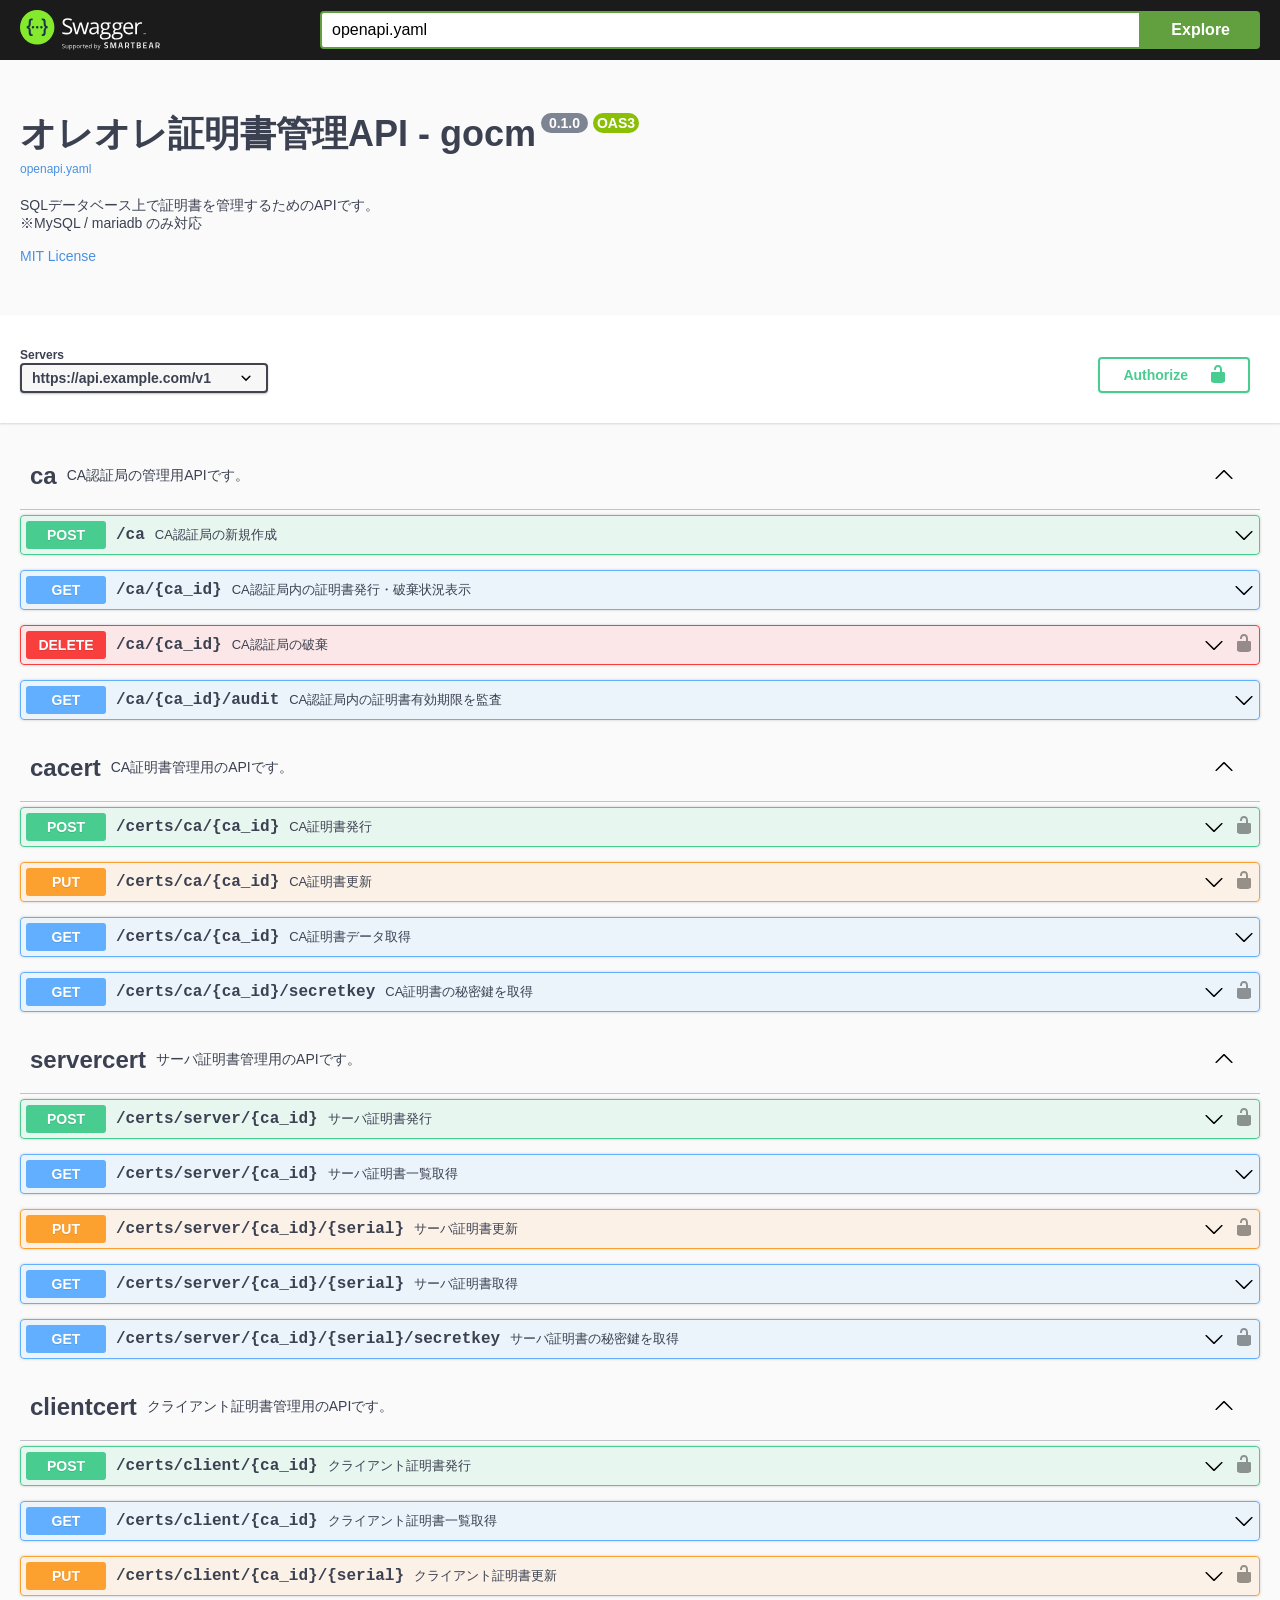
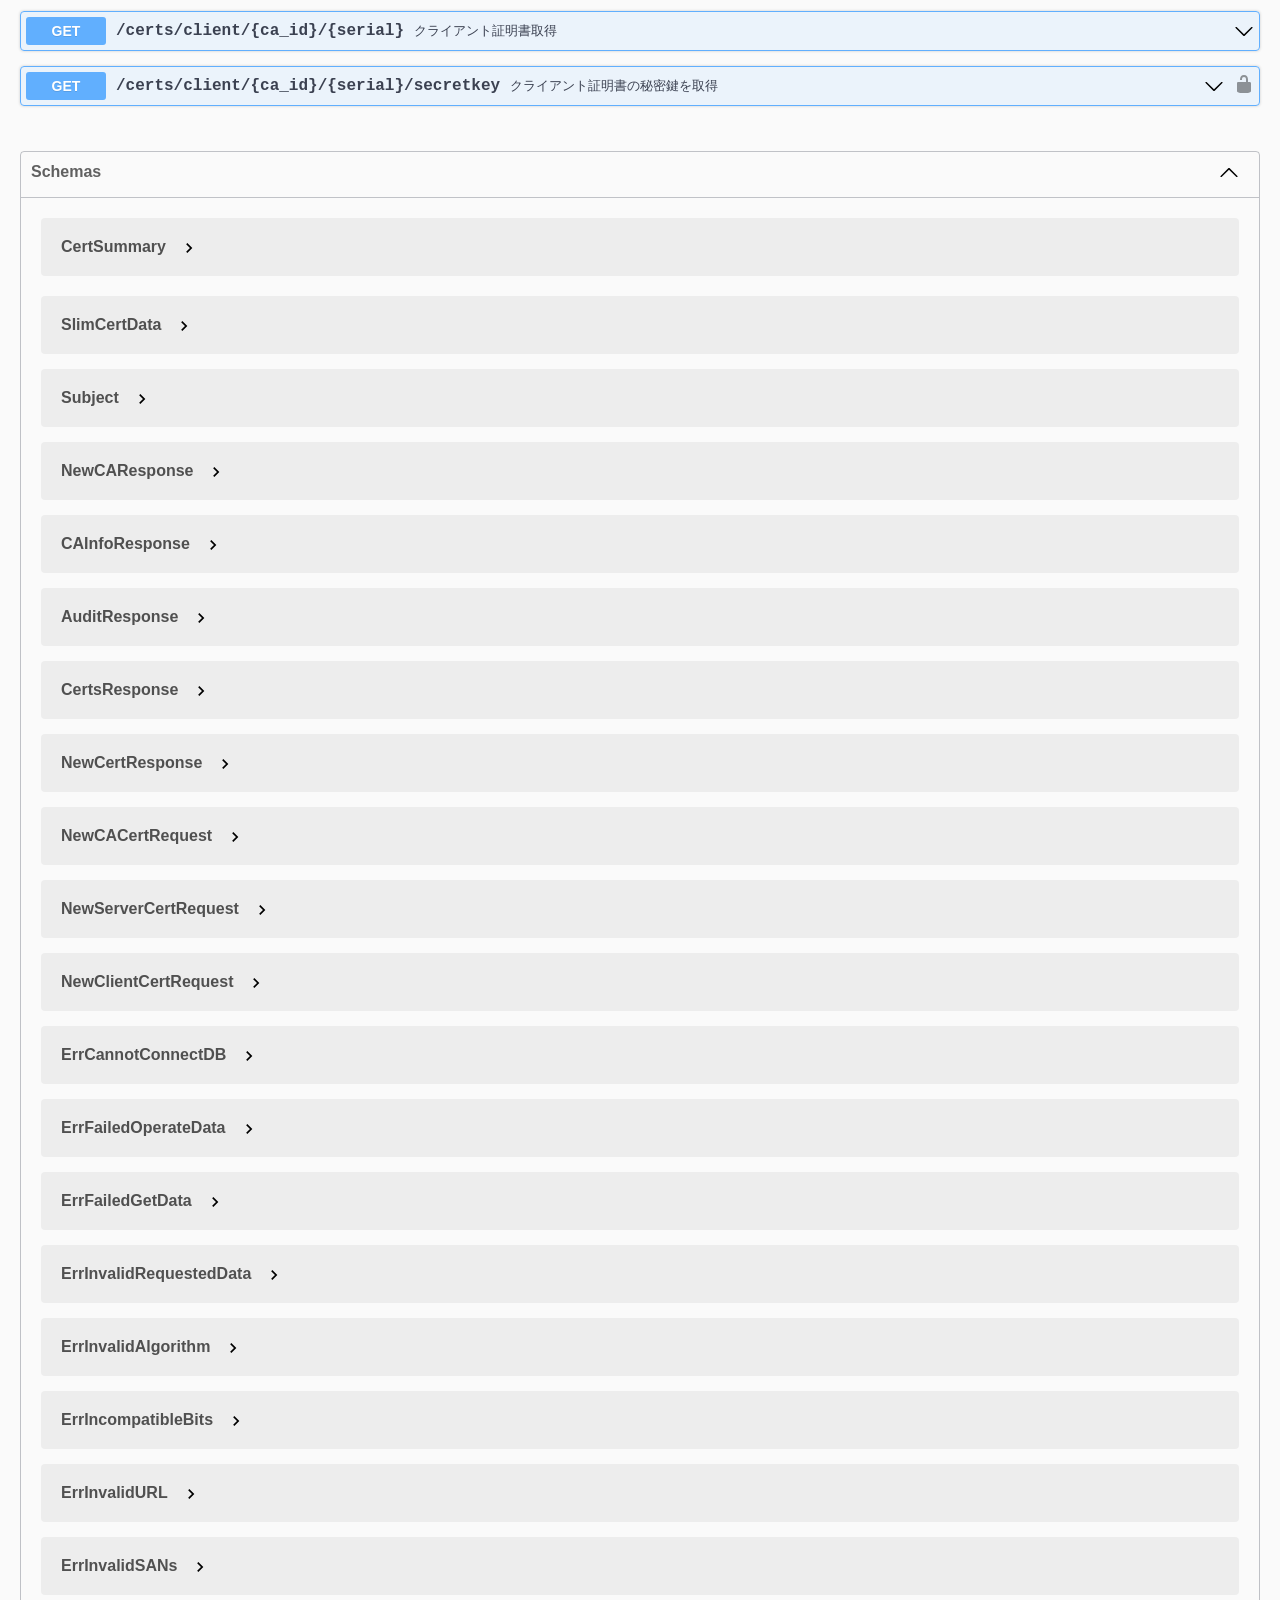
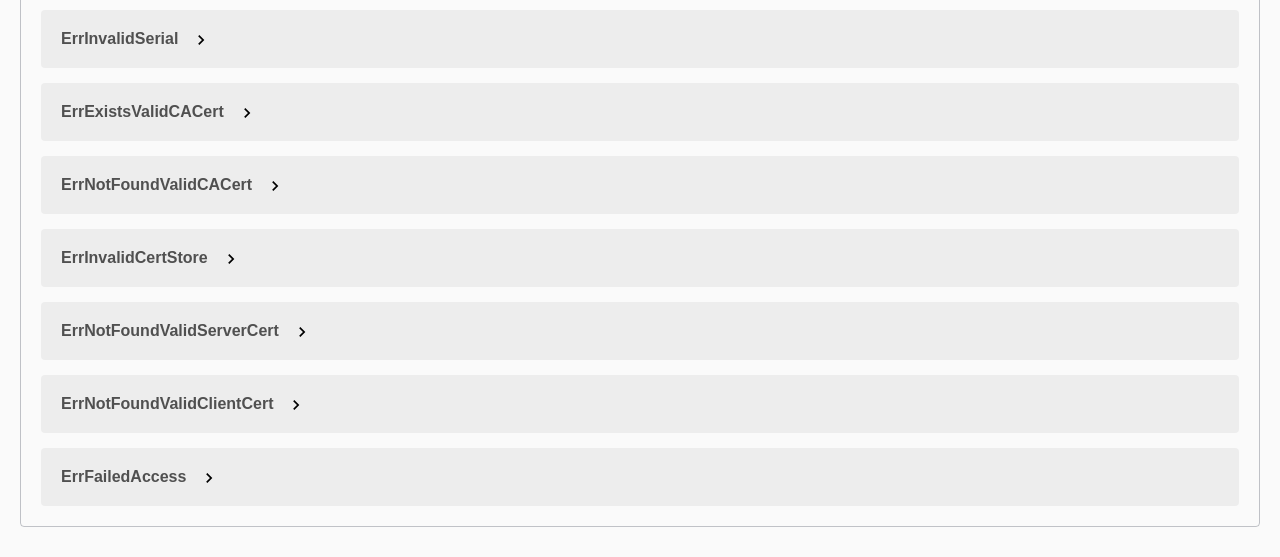
<file: backend/docs/index.html>
<!-- HTML for static distribution bundle build -->
<!DOCTYPE html>
<html lang="ja">
  <head>
    <meta charset="UTF-8">
    <title>gocm-api API仕様書 powered by Swagger UI</title>
    <link rel="stylesheet" type="text/css" href="./swagger-ui.css" />
    <link rel="stylesheet" type="text/css" href="index.css" />
    <link rel="icon" type="image/png" href="./favicon-32x32.png" sizes="32x32" />
    <link rel="icon" type="image/png" href="./favicon-16x16.png" sizes="16x16" />
  </head>

  <body>
    <div id="swagger-ui"></div>
    <script src="./swagger-ui-bundle.js" charset="UTF-8"> </script>
    <script src="./swagger-ui-standalone-preset.js" charset="UTF-8"> </script>
    <script src="./swagger-initializer.js" charset="UTF-8"> </script>
    <script>
      window.onload = () => {
        // Begin Swagger UI call region
        const ui = SwaggerUIBundle({
          url: "openapi.yaml",
          dom_id: '#swagger-ui',
          deepLinking: true,
          presets: [
            SwaggerUIBundle.presets.apis,
            SwaggerUIStandalonePreset
          ],
          plugins: [
            SwaggerUIBundle.plugins.DownloadUrl
          ],
          layout: "StandaloneLayout"
        });
        // End Swagger UI call region

        window.ui = ui;
      };
    </script>
  </body>
</html>
</file>
<file: backend/docs/index.css>
html {
    box-sizing: border-box;
    overflow: -moz-scrollbars-vertical;
    overflow-y: scroll;
}

*,
*:before,
*:after {
    box-sizing: inherit;
}

body {
    margin: 0;
    background: #fafafa;
}
</file>
<file: backend/docs/swagger-ui.css>
.swagger-ui{color:#3b4151;font-family:sans-serif/*! normalize.css v7.0.0 | MIT License | github.com/necolas/normalize.css */}.swagger-ui html{-ms-text-size-adjust:100%;-webkit-text-size-adjust:100%;line-height:1.15}.swagger-ui body{margin:0}.swagger-ui article,.swagger-ui aside,.swagger-ui footer,.swagger-ui header,.swagger-ui nav,.swagger-ui section{display:block}.swagger-ui h1{font-size:2em;margin:.67em 0}.swagger-ui figcaption,.swagger-ui figure,.swagger-ui main{display:block}.swagger-ui figure{margin:1em 40px}.swagger-ui hr{box-sizing:content-box;height:0;overflow:visible}.swagger-ui pre{font-family:monospace,monospace;font-size:1em}.swagger-ui a{-webkit-text-decoration-skip:objects;background-color:transparent}.swagger-ui abbr[title]{border-bottom:none;text-decoration:underline;-webkit-text-decoration:underline dotted;text-decoration:underline dotted}.swagger-ui b,.swagger-ui strong{font-weight:inherit;font-weight:bolder}.swagger-ui code,.swagger-ui kbd,.swagger-ui samp{font-family:monospace,monospace;font-size:1em}.swagger-ui dfn{font-style:italic}.swagger-ui mark{background-color:#ff0;color:#000}.swagger-ui small{font-size:80%}.swagger-ui sub,.swagger-ui sup{font-size:75%;line-height:0;position:relative;vertical-align:baseline}.swagger-ui sub{bottom:-.25em}.swagger-ui sup{top:-.5em}.swagger-ui audio,.swagger-ui video{display:inline-block}.swagger-ui audio:not([controls]){display:none;height:0}.swagger-ui img{border-style:none}.swagger-ui svg:not(:root){overflow:hidden}.swagger-ui button,.swagger-ui input,.swagger-ui optgroup,.swagger-ui select,.swagger-ui textarea{font-family:sans-serif;font-size:100%;line-height:1.15;margin:0}.swagger-ui button,.swagger-ui input{overflow:visible}.swagger-ui button,.swagger-ui select{text-transform:none}.swagger-ui [type=reset],.swagger-ui [type=submit],.swagger-ui button,.swagger-ui html [type=button]{-webkit-appearance:button}.swagger-ui [type=button]::-moz-focus-inner,.swagger-ui [type=reset]::-moz-focus-inner,.swagger-ui [type=submit]::-moz-focus-inner,.swagger-ui button::-moz-focus-inner{border-style:none;padding:0}.swagger-ui [type=button]:-moz-focusring,.swagger-ui [type=reset]:-moz-focusring,.swagger-ui [type=submit]:-moz-focusring,.swagger-ui button:-moz-focusring{outline:1px dotted ButtonText}.swagger-ui fieldset{padding:.35em .75em .625em}.swagger-ui legend{box-sizing:border-box;color:inherit;display:table;max-width:100%;padding:0;white-space:normal}.swagger-ui progress{display:inline-block;vertical-align:baseline}.swagger-ui textarea{overflow:auto}.swagger-ui [type=checkbox],.swagger-ui [type=radio]{box-sizing:border-box;padding:0}.swagger-ui [type=number]::-webkit-inner-spin-button,.swagger-ui [type=number]::-webkit-outer-spin-button{height:auto}.swagger-ui [type=search]{-webkit-appearance:textfield;outline-offset:-2px}.swagger-ui [type=search]::-webkit-search-cancel-button,.swagger-ui [type=search]::-webkit-search-decoration{-webkit-appearance:none}.swagger-ui ::-webkit-file-upload-button{-webkit-appearance:button;font:inherit}.swagger-ui details,.swagger-ui menu{display:block}.swagger-ui summary{display:list-item}.swagger-ui canvas{display:inline-block}.swagger-ui [hidden],.swagger-ui template{display:none}.swagger-ui .debug *{outline:1px solid gold}.swagger-ui .debug-white *{outline:1px solid #fff}.swagger-ui .debug-black *{outline:1px solid #000}.swagger-ui .debug-grid{background:transparent url([data-uri]) repeat 0 0}.swagger-ui .debug-grid-16{background:transparent url([data-uri]) repeat 0 0}.swagger-ui .debug-grid-8-solid{background:#fff url([data-uri]) repeat 0 0}.swagger-ui .debug-grid-16-solid{background:#fff url([data-uri]) repeat 0 0}.swagger-ui .border-box,.swagger-ui a,.swagger-ui article,.swagger-ui body,.swagger-ui code,.swagger-ui dd,.swagger-ui div,.swagger-ui dl,.swagger-ui dt,.swagger-ui fieldset,.swagger-ui footer,.swagger-ui form,.swagger-ui h1,.swagger-ui h2,.swagger-ui h3,.swagger-ui h4,.swagger-ui h5,.swagger-ui h6,.swagger-ui header,.swagger-ui html,.swagger-ui input[type=email],.swagger-ui input[type=number],.swagger-ui input[type=password],.swagger-ui input[type=tel],.swagger-ui input[type=text],.swagger-ui input[type=url],.swagger-ui legend,.swagger-ui li,.swagger-ui main,.swagger-ui ol,.swagger-ui p,.swagger-ui pre,.swagger-ui section,.swagger-ui table,.swagger-ui td,.swagger-ui textarea,.swagger-ui th,.swagger-ui tr,.swagger-ui ul{box-sizing:border-box}.swagger-ui .aspect-ratio{height:0;position:relative}.swagger-ui .aspect-ratio--16x9{padding-bottom:56.25%}.swagger-ui .aspect-ratio--9x16{padding-bottom:177.77%}.swagger-ui .aspect-ratio--4x3{padding-bottom:75%}.swagger-ui .aspect-ratio--3x4{padding-bottom:133.33%}.swagger-ui .aspect-ratio--6x4{padding-bottom:66.6%}.swagger-ui .aspect-ratio--4x6{padding-bottom:150%}.swagger-ui .aspect-ratio--8x5{padding-bottom:62.5%}.swagger-ui .aspect-ratio--5x8{padding-bottom:160%}.swagger-ui .aspect-ratio--7x5{padding-bottom:71.42%}.swagger-ui .aspect-ratio--5x7{padding-bottom:140%}.swagger-ui .aspect-ratio--1x1{padding-bottom:100%}.swagger-ui .aspect-ratio--object{bottom:0;height:100%;left:0;position:absolute;right:0;top:0;width:100%;z-index:100}@media screen and (min-width:30em){.swagger-ui .aspect-ratio-ns{height:0;position:relative}.swagger-ui .aspect-ratio--16x9-ns{padding-bottom:56.25%}.swagger-ui .aspect-ratio--9x16-ns{padding-bottom:177.77%}.swagger-ui .aspect-ratio--4x3-ns{padding-bottom:75%}.swagger-ui .aspect-ratio--3x4-ns{padding-bottom:133.33%}.swagger-ui .aspect-ratio--6x4-ns{padding-bottom:66.6%}.swagger-ui .aspect-ratio--4x6-ns{padding-bottom:150%}.swagger-ui .aspect-ratio--8x5-ns{padding-bottom:62.5%}.swagger-ui .aspect-ratio--5x8-ns{padding-bottom:160%}.swagger-ui .aspect-ratio--7x5-ns{padding-bottom:71.42%}.swagger-ui .aspect-ratio--5x7-ns{padding-bottom:140%}.swagger-ui .aspect-ratio--1x1-ns{padding-bottom:100%}.swagger-ui .aspect-ratio--object-ns{bottom:0;height:100%;left:0;position:absolute;right:0;top:0;width:100%;z-index:100}}@media screen and (min-width:30em)and (max-width:60em){.swagger-ui .aspect-ratio-m{height:0;position:relative}.swagger-ui .aspect-ratio--16x9-m{padding-bottom:56.25%}.swagger-ui .aspect-ratio--9x16-m{padding-bottom:177.77%}.swagger-ui .aspect-ratio--4x3-m{padding-bottom:75%}.swagger-ui .aspect-ratio--3x4-m{padding-bottom:133.33%}.swagger-ui .aspect-ratio--6x4-m{padding-bottom:66.6%}.swagger-ui .aspect-ratio--4x6-m{padding-bottom:150%}.swagger-ui .aspect-ratio--8x5-m{padding-bottom:62.5%}.swagger-ui .aspect-ratio--5x8-m{padding-bottom:160%}.swagger-ui .aspect-ratio--7x5-m{padding-bottom:71.42%}.swagger-ui .aspect-ratio--5x7-m{padding-bottom:140%}.swagger-ui .aspect-ratio--1x1-m{padding-bottom:100%}.swagger-ui .aspect-ratio--object-m{bottom:0;height:100%;left:0;position:absolute;right:0;top:0;width:100%;z-index:100}}@media screen and (min-width:60em){.swagger-ui .aspect-ratio-l{height:0;position:relative}.swagger-ui .aspect-ratio--16x9-l{padding-bottom:56.25%}.swagger-ui .aspect-ratio--9x16-l{padding-bottom:177.77%}.swagger-ui .aspect-ratio--4x3-l{padding-bottom:75%}.swagger-ui .aspect-ratio--3x4-l{padding-bottom:133.33%}.swagger-ui .aspect-ratio--6x4-l{padding-bottom:66.6%}.swagger-ui .aspect-ratio--4x6-l{padding-bottom:150%}.swagger-ui .aspect-ratio--8x5-l{padding-bottom:62.5%}.swagger-ui .aspect-ratio--5x8-l{padding-bottom:160%}.swagger-ui .aspect-ratio--7x5-l{padding-bottom:71.42%}.swagger-ui .aspect-ratio--5x7-l{padding-bottom:140%}.swagger-ui .aspect-ratio--1x1-l{padding-bottom:100%}.swagger-ui .aspect-ratio--object-l{bottom:0;height:100%;left:0;position:absolute;right:0;top:0;width:100%;z-index:100}}.swagger-ui img{max-width:100%}.swagger-ui .cover{background-size:cover!important}.swagger-ui .contain{background-size:contain!important}@media screen and (min-width:30em){.swagger-ui .cover-ns{background-size:cover!important}.swagger-ui .contain-ns{background-size:contain!important}}@media screen and (min-width:30em)and (max-width:60em){.swagger-ui .cover-m{background-size:cover!important}.swagger-ui .contain-m{background-size:contain!important}}@media screen and (min-width:60em){.swagger-ui .cover-l{background-size:cover!important}.swagger-ui .contain-l{background-size:contain!important}}.swagger-ui .bg-center{background-position:50%;background-repeat:no-repeat}.swagger-ui .bg-top{background-position:top;background-repeat:no-repeat}.swagger-ui .bg-right{background-position:100%;background-repeat:no-repeat}.swagger-ui .bg-bottom{background-position:bottom;background-repeat:no-repeat}.swagger-ui .bg-left{background-position:0;background-repeat:no-repeat}@media screen and (min-width:30em){.swagger-ui .bg-center-ns{background-position:50%;background-repeat:no-repeat}.swagger-ui .bg-top-ns{background-position:top;background-repeat:no-repeat}.swagger-ui .bg-right-ns{background-position:100%;background-repeat:no-repeat}.swagger-ui .bg-bottom-ns{background-position:bottom;background-repeat:no-repeat}.swagger-ui .bg-left-ns{background-position:0;background-repeat:no-repeat}}@media screen and (min-width:30em)and (max-width:60em){.swagger-ui .bg-center-m{background-position:50%;background-repeat:no-repeat}.swagger-ui .bg-top-m{background-position:top;background-repeat:no-repeat}.swagger-ui .bg-right-m{background-position:100%;background-repeat:no-repeat}.swagger-ui .bg-bottom-m{background-position:bottom;background-repeat:no-repeat}.swagger-ui .bg-left-m{background-position:0;background-repeat:no-repeat}}@media screen and (min-width:60em){.swagger-ui .bg-center-l{background-position:50%;background-repeat:no-repeat}.swagger-ui .bg-top-l{background-position:top;background-repeat:no-repeat}.swagger-ui .bg-right-l{background-position:100%;background-repeat:no-repeat}.swagger-ui .bg-bottom-l{background-position:bottom;background-repeat:no-repeat}.swagger-ui .bg-left-l{background-position:0;background-repeat:no-repeat}}.swagger-ui .outline{outline:1px solid}.swagger-ui .outline-transparent{outline:1px solid transparent}.swagger-ui .outline-0{outline:0}@media screen and (min-width:30em){.swagger-ui .outline-ns{outline:1px solid}.swagger-ui .outline-transparent-ns{outline:1px solid transparent}.swagger-ui .outline-0-ns{outline:0}}@media screen and (min-width:30em)and (max-width:60em){.swagger-ui .outline-m{outline:1px solid}.swagger-ui .outline-transparent-m{outline:1px solid transparent}.swagger-ui .outline-0-m{outline:0}}@media screen and (min-width:60em){.swagger-ui .outline-l{outline:1px solid}.swagger-ui .outline-transparent-l{outline:1px solid transparent}.swagger-ui .outline-0-l{outline:0}}.swagger-ui .ba{border-style:solid;border-width:1px}.swagger-ui .bt{border-top-style:solid;border-top-width:1px}.swagger-ui .br{border-right-style:solid;border-right-width:1px}.swagger-ui .bb{border-bottom-style:solid;border-bottom-width:1px}.swagger-ui .bl{border-left-style:solid;border-left-width:1px}.swagger-ui .bn{border-style:none;border-width:0}@media screen and (min-width:30em){.swagger-ui .ba-ns{border-style:solid;border-width:1px}.swagger-ui .bt-ns{border-top-style:solid;border-top-width:1px}.swagger-ui .br-ns{border-right-style:solid;border-right-width:1px}.swagger-ui .bb-ns{border-bottom-style:solid;border-bottom-width:1px}.swagger-ui .bl-ns{border-left-style:solid;border-left-width:1px}.swagger-ui .bn-ns{border-style:none;border-width:0}}@media screen and (min-width:30em)and (max-width:60em){.swagger-ui .ba-m{border-style:solid;border-width:1px}.swagger-ui .bt-m{border-top-style:solid;border-top-width:1px}.swagger-ui .br-m{border-right-style:solid;border-right-width:1px}.swagger-ui .bb-m{border-bottom-style:solid;border-bottom-width:1px}.swagger-ui .bl-m{border-left-style:solid;border-left-width:1px}.swagger-ui .bn-m{border-style:none;border-width:0}}@media screen and (min-width:60em){.swagger-ui .ba-l{border-style:solid;border-width:1px}.swagger-ui .bt-l{border-top-style:solid;border-top-width:1px}.swagger-ui .br-l{border-right-style:solid;border-right-width:1px}.swagger-ui .bb-l{border-bottom-style:solid;border-bottom-width:1px}.swagger-ui .bl-l{border-left-style:solid;border-left-width:1px}.swagger-ui .bn-l{border-style:none;border-width:0}}.swagger-ui .b--black{border-color:#000}.swagger-ui .b--near-black{border-color:#111}.swagger-ui .b--dark-gray{border-color:#333}.swagger-ui .b--mid-gray{border-color:#555}.swagger-ui .b--gray{border-color:#777}.swagger-ui .b--silver{border-color:#999}.swagger-ui .b--light-silver{border-color:#aaa}.swagger-ui .b--moon-gray{border-color:#ccc}.swagger-ui .b--light-gray{border-color:#eee}.swagger-ui .b--near-white{border-color:#f4f4f4}.swagger-ui .b--white{border-color:#fff}.swagger-ui .b--white-90{border-color:hsla(0,0%,100%,.9)}.swagger-ui .b--white-80{border-color:hsla(0,0%,100%,.8)}.swagger-ui .b--white-70{border-color:hsla(0,0%,100%,.7)}.swagger-ui .b--white-60{border-color:hsla(0,0%,100%,.6)}.swagger-ui .b--white-50{border-color:hsla(0,0%,100%,.5)}.swagger-ui .b--white-40{border-color:hsla(0,0%,100%,.4)}.swagger-ui .b--white-30{border-color:hsla(0,0%,100%,.3)}.swagger-ui .b--white-20{border-color:hsla(0,0%,100%,.2)}.swagger-ui .b--white-10{border-color:hsla(0,0%,100%,.1)}.swagger-ui .b--white-05{border-color:hsla(0,0%,100%,.05)}.swagger-ui .b--white-025{border-color:hsla(0,0%,100%,.025)}.swagger-ui .b--white-0125{border-color:hsla(0,0%,100%,.013)}.swagger-ui .b--black-90{border-color:rgba(0,0,0,.9)}.swagger-ui .b--black-80{border-color:rgba(0,0,0,.8)}.swagger-ui .b--black-70{border-color:rgba(0,0,0,.7)}.swagger-ui .b--black-60{border-color:rgba(0,0,0,.6)}.swagger-ui .b--black-50{border-color:rgba(0,0,0,.5)}.swagger-ui .b--black-40{border-color:rgba(0,0,0,.4)}.swagger-ui .b--black-30{border-color:rgba(0,0,0,.3)}.swagger-ui .b--black-20{border-color:rgba(0,0,0,.2)}.swagger-ui .b--black-10{border-color:rgba(0,0,0,.1)}.swagger-ui .b--black-05{border-color:rgba(0,0,0,.05)}.swagger-ui .b--black-025{border-color:rgba(0,0,0,.025)}.swagger-ui .b--black-0125{border-color:rgba(0,0,0,.013)}.swagger-ui .b--dark-red{border-color:#e7040f}.swagger-ui .b--red{border-color:#ff4136}.swagger-ui .b--light-red{border-color:#ff725c}.swagger-ui .b--orange{border-color:#ff6300}.swagger-ui .b--gold{border-color:#ffb700}.swagger-ui .b--yellow{border-color:gold}.swagger-ui .b--light-yellow{border-color:#fbf1a9}.swagger-ui .b--purple{border-color:#5e2ca5}.swagger-ui .b--light-purple{border-color:#a463f2}.swagger-ui .b--dark-pink{border-color:#d5008f}.swagger-ui .b--hot-pink{border-color:#ff41b4}.swagger-ui .b--pink{border-color:#ff80cc}.swagger-ui .b--light-pink{border-color:#ffa3d7}.swagger-ui .b--dark-green{border-color:#137752}.swagger-ui .b--green{border-color:#19a974}.swagger-ui .b--light-green{border-color:#9eebcf}.swagger-ui .b--navy{border-color:#001b44}.swagger-ui .b--dark-blue{border-color:#00449e}.swagger-ui .b--blue{border-color:#357edd}.swagger-ui .b--light-blue{border-color:#96ccff}.swagger-ui .b--lightest-blue{border-color:#cdecff}.swagger-ui .b--washed-blue{border-color:#f6fffe}.swagger-ui .b--washed-green{border-color:#e8fdf5}.swagger-ui .b--washed-yellow{border-color:#fffceb}.swagger-ui .b--washed-red{border-color:#ffdfdf}.swagger-ui .b--transparent{border-color:transparent}.swagger-ui .b--inherit{border-color:inherit}.swagger-ui .br0{border-radius:0}.swagger-ui .br1{border-radius:.125rem}.swagger-ui .br2{border-radius:.25rem}.swagger-ui .br3{border-radius:.5rem}.swagger-ui .br4{border-radius:1rem}.swagger-ui .br-100{border-radius:100%}.swagger-ui .br-pill{border-radius:9999px}.swagger-ui .br--bottom{border-top-left-radius:0;border-top-right-radius:0}.swagger-ui .br--top{border-bottom-left-radius:0;border-bottom-right-radius:0}.swagger-ui .br--right{border-bottom-left-radius:0;border-top-left-radius:0}.swagger-ui .br--left{border-bottom-right-radius:0;border-top-right-radius:0}@media screen and (min-width:30em){.swagger-ui .br0-ns{border-radius:0}.swagger-ui .br1-ns{border-radius:.125rem}.swagger-ui .br2-ns{border-radius:.25rem}.swagger-ui .br3-ns{border-radius:.5rem}.swagger-ui .br4-ns{border-radius:1rem}.swagger-ui .br-100-ns{border-radius:100%}.swagger-ui .br-pill-ns{border-radius:9999px}.swagger-ui .br--bottom-ns{border-top-left-radius:0;border-top-right-radius:0}.swagger-ui .br--top-ns{border-bottom-left-radius:0;border-bottom-right-radius:0}.swagger-ui .br--right-ns{border-bottom-left-radius:0;border-top-left-radius:0}.swagger-ui .br--left-ns{border-bottom-right-radius:0;border-top-right-radius:0}}@media screen and (min-width:30em)and (max-width:60em){.swagger-ui .br0-m{border-radius:0}.swagger-ui .br1-m{border-radius:.125rem}.swagger-ui .br2-m{border-radius:.25rem}.swagger-ui .br3-m{border-radius:.5rem}.swagger-ui .br4-m{border-radius:1rem}.swagger-ui .br-100-m{border-radius:100%}.swagger-ui .br-pill-m{border-radius:9999px}.swagger-ui .br--bottom-m{border-top-left-radius:0;border-top-right-radius:0}.swagger-ui .br--top-m{border-bottom-left-radius:0;border-bottom-right-radius:0}.swagger-ui .br--right-m{border-bottom-left-radius:0;border-top-left-radius:0}.swagger-ui .br--left-m{border-bottom-right-radius:0;border-top-right-radius:0}}@media screen and (min-width:60em){.swagger-ui .br0-l{border-radius:0}.swagger-ui .br1-l{border-radius:.125rem}.swagger-ui .br2-l{border-radius:.25rem}.swagger-ui .br3-l{border-radius:.5rem}.swagger-ui .br4-l{border-radius:1rem}.swagger-ui .br-100-l{border-radius:100%}.swagger-ui .br-pill-l{border-radius:9999px}.swagger-ui .br--bottom-l{border-top-left-radius:0;border-top-right-radius:0}.swagger-ui .br--top-l{border-bottom-left-radius:0;border-bottom-right-radius:0}.swagger-ui .br--right-l{border-bottom-left-radius:0;border-top-left-radius:0}.swagger-ui .br--left-l{border-bottom-right-radius:0;border-top-right-radius:0}}.swagger-ui .b--dotted{border-style:dotted}.swagger-ui .b--dashed{border-style:dashed}.swagger-ui .b--solid{border-style:solid}.swagger-ui .b--none{border-style:none}@media screen and (min-width:30em){.swagger-ui .b--dotted-ns{border-style:dotted}.swagger-ui .b--dashed-ns{border-style:dashed}.swagger-ui .b--solid-ns{border-style:solid}.swagger-ui .b--none-ns{border-style:none}}@media screen and (min-width:30em)and (max-width:60em){.swagger-ui .b--dotted-m{border-style:dotted}.swagger-ui .b--dashed-m{border-style:dashed}.swagger-ui .b--solid-m{border-style:solid}.swagger-ui .b--none-m{border-style:none}}@media screen and (min-width:60em){.swagger-ui .b--dotted-l{border-style:dotted}.swagger-ui .b--dashed-l{border-style:dashed}.swagger-ui .b--solid-l{border-style:solid}.swagger-ui .b--none-l{border-style:none}}.swagger-ui .bw0{border-width:0}.swagger-ui .bw1{border-width:.125rem}.swagger-ui .bw2{border-width:.25rem}.swagger-ui .bw3{border-width:.5rem}.swagger-ui .bw4{border-width:1rem}.swagger-ui .bw5{border-width:2rem}.swagger-ui .bt-0{border-top-width:0}.swagger-ui .br-0{border-right-width:0}.swagger-ui .bb-0{border-bottom-width:0}.swagger-ui .bl-0{border-left-width:0}@media screen and (min-width:30em){.swagger-ui .bw0-ns{border-width:0}.swagger-ui .bw1-ns{border-width:.125rem}.swagger-ui .bw2-ns{border-width:.25rem}.swagger-ui .bw3-ns{border-width:.5rem}.swagger-ui .bw4-ns{border-width:1rem}.swagger-ui .bw5-ns{border-width:2rem}.swagger-ui .bt-0-ns{border-top-width:0}.swagger-ui .br-0-ns{border-right-width:0}.swagger-ui .bb-0-ns{border-bottom-width:0}.swagger-ui .bl-0-ns{border-left-width:0}}@media screen and (min-width:30em)and (max-width:60em){.swagger-ui .bw0-m{border-width:0}.swagger-ui .bw1-m{border-width:.125rem}.swagger-ui .bw2-m{border-width:.25rem}.swagger-ui .bw3-m{border-width:.5rem}.swagger-ui .bw4-m{border-width:1rem}.swagger-ui .bw5-m{border-width:2rem}.swagger-ui .bt-0-m{border-top-width:0}.swagger-ui .br-0-m{border-right-width:0}.swagger-ui .bb-0-m{border-bottom-width:0}.swagger-ui .bl-0-m{border-left-width:0}}@media screen and (min-width:60em){.swagger-ui .bw0-l{border-width:0}.swagger-ui .bw1-l{border-width:.125rem}.swagger-ui .bw2-l{border-width:.25rem}.swagger-ui .bw3-l{border-width:.5rem}.swagger-ui .bw4-l{border-width:1rem}.swagger-ui .bw5-l{border-width:2rem}.swagger-ui .bt-0-l{border-top-width:0}.swagger-ui .br-0-l{border-right-width:0}.swagger-ui .bb-0-l{border-bottom-width:0}.swagger-ui .bl-0-l{border-left-width:0}}.swagger-ui .shadow-1{box-shadow:0 0 4px 2px rgba(0,0,0,.2)}.swagger-ui .shadow-2{box-shadow:0 0 8px 2px rgba(0,0,0,.2)}.swagger-ui .shadow-3{box-shadow:2px 2px 4px 2px rgba(0,0,0,.2)}.swagger-ui .shadow-4{box-shadow:2px 2px 8px 0 rgba(0,0,0,.2)}.swagger-ui .shadow-5{box-shadow:4px 4px 8px 0 rgba(0,0,0,.2)}@media screen and (min-width:30em){.swagger-ui .shadow-1-ns{box-shadow:0 0 4px 2px rgba(0,0,0,.2)}.swagger-ui .shadow-2-ns{box-shadow:0 0 8px 2px rgba(0,0,0,.2)}.swagger-ui .shadow-3-ns{box-shadow:2px 2px 4px 2px rgba(0,0,0,.2)}.swagger-ui .shadow-4-ns{box-shadow:2px 2px 8px 0 rgba(0,0,0,.2)}.swagger-ui .shadow-5-ns{box-shadow:4px 4px 8px 0 rgba(0,0,0,.2)}}@media screen and (min-width:30em)and (max-width:60em){.swagger-ui .shadow-1-m{box-shadow:0 0 4px 2px rgba(0,0,0,.2)}.swagger-ui .shadow-2-m{box-shadow:0 0 8px 2px rgba(0,0,0,.2)}.swagger-ui .shadow-3-m{box-shadow:2px 2px 4px 2px rgba(0,0,0,.2)}.swagger-ui .shadow-4-m{box-shadow:2px 2px 8px 0 rgba(0,0,0,.2)}.swagger-ui .shadow-5-m{box-shadow:4px 4px 8px 0 rgba(0,0,0,.2)}}@media screen and (min-width:60em){.swagger-ui .shadow-1-l{box-shadow:0 0 4px 2px rgba(0,0,0,.2)}.swagger-ui .shadow-2-l{box-shadow:0 0 8px 2px rgba(0,0,0,.2)}.swagger-ui .shadow-3-l{box-shadow:2px 2px 4px 2px rgba(0,0,0,.2)}.swagger-ui .shadow-4-l{box-shadow:2px 2px 8px 0 rgba(0,0,0,.2)}.swagger-ui .shadow-5-l{box-shadow:4px 4px 8px 0 rgba(0,0,0,.2)}}.swagger-ui .pre{overflow-x:auto;overflow-y:hidden;overflow:scroll}.swagger-ui .top-0{top:0}.swagger-ui .right-0{right:0}.swagger-ui .bottom-0{bottom:0}.swagger-ui .left-0{left:0}.swagger-ui .top-1{top:1rem}.swagger-ui .right-1{right:1rem}.swagger-ui .bottom-1{bottom:1rem}.swagger-ui .left-1{left:1rem}.swagger-ui .top-2{top:2rem}.swagger-ui .right-2{right:2rem}.swagger-ui .bottom-2{bottom:2rem}.swagger-ui .left-2{left:2rem}.swagger-ui .top--1{top:-1rem}.swagger-ui .right--1{right:-1rem}.swagger-ui .bottom--1{bottom:-1rem}.swagger-ui .left--1{left:-1rem}.swagger-ui .top--2{top:-2rem}.swagger-ui .right--2{right:-2rem}.swagger-ui .bottom--2{bottom:-2rem}.swagger-ui .left--2{left:-2rem}.swagger-ui .absolute--fill{bottom:0;left:0;right:0;top:0}@media screen and (min-width:30em){.swagger-ui .top-0-ns{top:0}.swagger-ui .left-0-ns{left:0}.swagger-ui .right-0-ns{right:0}.swagger-ui .bottom-0-ns{bottom:0}.swagger-ui .top-1-ns{top:1rem}.swagger-ui .left-1-ns{left:1rem}.swagger-ui .right-1-ns{right:1rem}.swagger-ui .bottom-1-ns{bottom:1rem}.swagger-ui .top-2-ns{top:2rem}.swagger-ui .left-2-ns{left:2rem}.swagger-ui .right-2-ns{right:2rem}.swagger-ui .bottom-2-ns{bottom:2rem}.swagger-ui .top--1-ns{top:-1rem}.swagger-ui .right--1-ns{right:-1rem}.swagger-ui .bottom--1-ns{bottom:-1rem}.swagger-ui .left--1-ns{left:-1rem}.swagger-ui .top--2-ns{top:-2rem}.swagger-ui .right--2-ns{right:-2rem}.swagger-ui .bottom--2-ns{bottom:-2rem}.swagger-ui .left--2-ns{left:-2rem}.swagger-ui .absolute--fill-ns{bottom:0;left:0;right:0;top:0}}@media screen and (min-width:30em)and (max-width:60em){.swagger-ui .top-0-m{top:0}.swagger-ui .left-0-m{left:0}.swagger-ui .right-0-m{right:0}.swagger-ui .bottom-0-m{bottom:0}.swagger-ui .top-1-m{top:1rem}.swagger-ui .left-1-m{left:1rem}.swagger-ui .right-1-m{right:1rem}.swagger-ui .bottom-1-m{bottom:1rem}.swagger-ui .top-2-m{top:2rem}.swagger-ui .left-2-m{left:2rem}.swagger-ui .right-2-m{right:2rem}.swagger-ui .bottom-2-m{bottom:2rem}.swagger-ui .top--1-m{top:-1rem}.swagger-ui .right--1-m{right:-1rem}.swagger-ui .bottom--1-m{bottom:-1rem}.swagger-ui .left--1-m{left:-1rem}.swagger-ui .top--2-m{top:-2rem}.swagger-ui .right--2-m{right:-2rem}.swagger-ui .bottom--2-m{bottom:-2rem}.swagger-ui .left--2-m{left:-2rem}.swagger-ui .absolute--fill-m{bottom:0;left:0;right:0;top:0}}@media screen and (min-width:60em){.swagger-ui .top-0-l{top:0}.swagger-ui .left-0-l{left:0}.swagger-ui .right-0-l{right:0}.swagger-ui .bottom-0-l{bottom:0}.swagger-ui .top-1-l{top:1rem}.swagger-ui .left-1-l{left:1rem}.swagger-ui .right-1-l{right:1rem}.swagger-ui .bottom-1-l{bottom:1rem}.swagger-ui .top-2-l{top:2rem}.swagger-ui .left-2-l{left:2rem}.swagger-ui .right-2-l{right:2rem}.swagger-ui .bottom-2-l{bottom:2rem}.swagger-ui .top--1-l{top:-1rem}.swagger-ui .right--1-l{right:-1rem}.swagger-ui .bottom--1-l{bottom:-1rem}.swagger-ui .left--1-l{left:-1rem}.swagger-ui .top--2-l{top:-2rem}.swagger-ui .right--2-l{right:-2rem}.swagger-ui .bottom--2-l{bottom:-2rem}.swagger-ui .left--2-l{left:-2rem}.swagger-ui .absolute--fill-l{bottom:0;left:0;right:0;top:0}}.swagger-ui .cf:after,.swagger-ui .cf:before{content:" ";display:table}.swagger-ui .cf:after{clear:both}.swagger-ui .cf{zoom:1}.swagger-ui .cl{clear:left}.swagger-ui .cr{clear:right}.swagger-ui .cb{clear:both}.swagger-ui .cn{clear:none}@media screen and (min-width:30em){.swagger-ui .cl-ns{clear:left}.swagger-ui .cr-ns{clear:right}.swagger-ui .cb-ns{clear:both}.swagger-ui .cn-ns{clear:none}}@media screen and (min-width:30em)and (max-width:60em){.swagger-ui .cl-m{clear:left}.swagger-ui .cr-m{clear:right}.swagger-ui .cb-m{clear:both}.swagger-ui .cn-m{clear:none}}@media screen and (min-width:60em){.swagger-ui .cl-l{clear:left}.swagger-ui .cr-l{clear:right}.swagger-ui .cb-l{clear:both}.swagger-ui .cn-l{clear:none}}.swagger-ui .flex{display:flex}.swagger-ui .inline-flex{display:inline-flex}.swagger-ui .flex-auto{flex:1 1 auto;min-height:0;min-width:0}.swagger-ui .flex-none{flex:none}.swagger-ui .flex-column{flex-direction:column}.swagger-ui .flex-row{flex-direction:row}.swagger-ui .flex-wrap{flex-wrap:wrap}.swagger-ui .flex-nowrap{flex-wrap:nowrap}.swagger-ui .flex-wrap-reverse{flex-wrap:wrap-reverse}.swagger-ui .flex-column-reverse{flex-direction:column-reverse}.swagger-ui .flex-row-reverse{flex-direction:row-reverse}.swagger-ui .items-start{align-items:flex-start}.swagger-ui .items-end{align-items:flex-end}.swagger-ui .items-center{align-items:center}.swagger-ui .items-baseline{align-items:baseline}.swagger-ui .items-stretch{align-items:stretch}.swagger-ui .self-start{align-self:flex-start}.swagger-ui .self-end{align-self:flex-end}.swagger-ui .self-center{align-self:center}.swagger-ui .self-baseline{align-self:baseline}.swagger-ui .self-stretch{align-self:stretch}.swagger-ui .justify-start{justify-content:flex-start}.swagger-ui .justify-end{justify-content:flex-end}.swagger-ui .justify-center{justify-content:center}.swagger-ui .justify-between{justify-content:space-between}.swagger-ui .justify-around{justify-content:space-around}.swagger-ui .content-start{align-content:flex-start}.swagger-ui .content-end{align-content:flex-end}.swagger-ui .content-center{align-content:center}.swagger-ui .content-between{align-content:space-between}.swagger-ui .content-around{align-content:space-around}.swagger-ui .content-stretch{align-content:stretch}.swagger-ui .order-0{order:0}.swagger-ui .order-1{order:1}.swagger-ui .order-2{order:2}.swagger-ui .order-3{order:3}.swagger-ui .order-4{order:4}.swagger-ui .order-5{order:5}.swagger-ui .order-6{order:6}.swagger-ui .order-7{order:7}.swagger-ui .order-8{order:8}.swagger-ui .order-last{order:99999}.swagger-ui .flex-grow-0{flex-grow:0}.swagger-ui .flex-grow-1{flex-grow:1}.swagger-ui .flex-shrink-0{flex-shrink:0}.swagger-ui .flex-shrink-1{flex-shrink:1}@media screen and (min-width:30em){.swagger-ui .flex-ns{display:flex}.swagger-ui .inline-flex-ns{display:inline-flex}.swagger-ui .flex-auto-ns{flex:1 1 auto;min-height:0;min-width:0}.swagger-ui .flex-none-ns{flex:none}.swagger-ui .flex-column-ns{flex-direction:column}.swagger-ui .flex-row-ns{flex-direction:row}.swagger-ui .flex-wrap-ns{flex-wrap:wrap}.swagger-ui .flex-nowrap-ns{flex-wrap:nowrap}.swagger-ui .flex-wrap-reverse-ns{flex-wrap:wrap-reverse}.swagger-ui .flex-column-reverse-ns{flex-direction:column-reverse}.swagger-ui .flex-row-reverse-ns{flex-direction:row-reverse}.swagger-ui .items-start-ns{align-items:flex-start}.swagger-ui .items-end-ns{align-items:flex-end}.swagger-ui .items-center-ns{align-items:center}.swagger-ui .items-baseline-ns{align-items:baseline}.swagger-ui .items-stretch-ns{align-items:stretch}.swagger-ui .self-start-ns{align-self:flex-start}.swagger-ui .self-end-ns{align-self:flex-end}.swagger-ui .self-center-ns{align-self:center}.swagger-ui .self-baseline-ns{align-self:baseline}.swagger-ui .self-stretch-ns{align-self:stretch}.swagger-ui .justify-start-ns{justify-content:flex-start}.swagger-ui .justify-end-ns{justify-content:flex-end}.swagger-ui .justify-center-ns{justify-content:center}.swagger-ui .justify-between-ns{justify-content:space-between}.swagger-ui .justify-around-ns{justify-content:space-around}.swagger-ui .content-start-ns{align-content:flex-start}.swagger-ui .content-end-ns{align-content:flex-end}.swagger-ui .content-center-ns{align-content:center}.swagger-ui .content-between-ns{align-content:space-between}.swagger-ui .content-around-ns{align-content:space-around}.swagger-ui .content-stretch-ns{align-content:stretch}.swagger-ui .order-0-ns{order:0}.swagger-ui .order-1-ns{order:1}.swagger-ui .order-2-ns{order:2}.swagger-ui .order-3-ns{order:3}.swagger-ui .order-4-ns{order:4}.swagger-ui .order-5-ns{order:5}.swagger-ui .order-6-ns{order:6}.swagger-ui .order-7-ns{order:7}.swagger-ui .order-8-ns{order:8}.swagger-ui .order-last-ns{order:99999}.swagger-ui .flex-grow-0-ns{flex-grow:0}.swagger-ui .flex-grow-1-ns{flex-grow:1}.swagger-ui .flex-shrink-0-ns{flex-shrink:0}.swagger-ui .flex-shrink-1-ns{flex-shrink:1}}@media screen and (min-width:30em)and (max-width:60em){.swagger-ui .flex-m{display:flex}.swagger-ui .inline-flex-m{display:inline-flex}.swagger-ui .flex-auto-m{flex:1 1 auto;min-height:0;min-width:0}.swagger-ui .flex-none-m{flex:none}.swagger-ui .flex-column-m{flex-direction:column}.swagger-ui .flex-row-m{flex-direction:row}.swagger-ui .flex-wrap-m{flex-wrap:wrap}.swagger-ui .flex-nowrap-m{flex-wrap:nowrap}.swagger-ui .flex-wrap-reverse-m{flex-wrap:wrap-reverse}.swagger-ui .flex-column-reverse-m{flex-direction:column-reverse}.swagger-ui .flex-row-reverse-m{flex-direction:row-reverse}.swagger-ui .items-start-m{align-items:flex-start}.swagger-ui .items-end-m{align-items:flex-end}.swagger-ui .items-center-m{align-items:center}.swagger-ui .items-baseline-m{align-items:baseline}.swagger-ui .items-stretch-m{align-items:stretch}.swagger-ui .self-start-m{align-self:flex-start}.swagger-ui .self-end-m{align-self:flex-end}.swagger-ui .self-center-m{align-self:center}.swagger-ui .self-baseline-m{align-self:baseline}.swagger-ui .self-stretch-m{align-self:stretch}.swagger-ui .justify-start-m{justify-content:flex-start}.swagger-ui .justify-end-m{justify-content:flex-end}.swagger-ui .justify-center-m{justify-content:center}.swagger-ui .justify-between-m{justify-content:space-between}.swagger-ui .justify-around-m{justify-content:space-around}.swagger-ui .content-start-m{align-content:flex-start}.swagger-ui .content-end-m{align-content:flex-end}.swagger-ui .content-center-m{align-content:center}.swagger-ui .content-between-m{align-content:space-between}.swagger-ui .content-around-m{align-content:space-around}.swagger-ui .content-stretch-m{align-content:stretch}.swagger-ui .order-0-m{order:0}.swagger-ui .order-1-m{order:1}.swagger-ui .order-2-m{order:2}.swagger-ui .order-3-m{order:3}.swagger-ui .order-4-m{order:4}.swagger-ui .order-5-m{order:5}.swagger-ui .order-6-m{order:6}.swagger-ui .order-7-m{order:7}.swagger-ui .order-8-m{order:8}.swagger-ui .order-last-m{order:99999}.swagger-ui .flex-grow-0-m{flex-grow:0}.swagger-ui .flex-grow-1-m{flex-grow:1}.swagger-ui .flex-shrink-0-m{flex-shrink:0}.swagger-ui .flex-shrink-1-m{flex-shrink:1}}@media screen and (min-width:60em){.swagger-ui .flex-l{display:flex}.swagger-ui .inline-flex-l{display:inline-flex}.swagger-ui .flex-auto-l{flex:1 1 auto;min-height:0;min-width:0}.swagger-ui .flex-none-l{flex:none}.swagger-ui .flex-column-l{flex-direction:column}.swagger-ui .flex-row-l{flex-direction:row}.swagger-ui .flex-wrap-l{flex-wrap:wrap}.swagger-ui .flex-nowrap-l{flex-wrap:nowrap}.swagger-ui .flex-wrap-reverse-l{flex-wrap:wrap-reverse}.swagger-ui .flex-column-reverse-l{flex-direction:column-reverse}.swagger-ui .flex-row-reverse-l{flex-direction:row-reverse}.swagger-ui .items-start-l{align-items:flex-start}.swagger-ui .items-end-l{align-items:flex-end}.swagger-ui .items-center-l{align-items:center}.swagger-ui .items-baseline-l{align-items:baseline}.swagger-ui .items-stretch-l{align-items:stretch}.swagger-ui .self-start-l{align-self:flex-start}.swagger-ui .self-end-l{align-self:flex-end}.swagger-ui .self-center-l{align-self:center}.swagger-ui .self-baseline-l{align-self:baseline}.swagger-ui .self-stretch-l{align-self:stretch}.swagger-ui .justify-start-l{justify-content:flex-start}.swagger-ui .justify-end-l{justify-content:flex-end}.swagger-ui .justify-center-l{justify-content:center}.swagger-ui .justify-between-l{justify-content:space-between}.swagger-ui .justify-around-l{justify-content:space-around}.swagger-ui .content-start-l{align-content:flex-start}.swagger-ui .content-end-l{align-content:flex-end}.swagger-ui .content-center-l{align-content:center}.swagger-ui .content-between-l{align-content:space-between}.swagger-ui .content-around-l{align-content:space-around}.swagger-ui .content-stretch-l{align-content:stretch}.swagger-ui .order-0-l{order:0}.swagger-ui .order-1-l{order:1}.swagger-ui .order-2-l{order:2}.swagger-ui .order-3-l{order:3}.swagger-ui .order-4-l{order:4}.swagger-ui .order-5-l{order:5}.swagger-ui .order-6-l{order:6}.swagger-ui .order-7-l{order:7}.swagger-ui .order-8-l{order:8}.swagger-ui .order-last-l{order:99999}.swagger-ui .flex-grow-0-l{flex-grow:0}.swagger-ui .flex-grow-1-l{flex-grow:1}.swagger-ui .flex-shrink-0-l{flex-shrink:0}.swagger-ui .flex-shrink-1-l{flex-shrink:1}}.swagger-ui .dn{display:none}.swagger-ui .di{display:inline}.swagger-ui .db{display:block}.swagger-ui .dib{display:inline-block}.swagger-ui .dit{display:inline-table}.swagger-ui .dt{display:table}.swagger-ui .dtc{display:table-cell}.swagger-ui .dt-row{display:table-row}.swagger-ui .dt-row-group{display:table-row-group}.swagger-ui .dt-column{display:table-column}.swagger-ui .dt-column-group{display:table-column-group}.swagger-ui .dt--fixed{table-layout:fixed;width:100%}@media screen and (min-width:30em){.swagger-ui .dn-ns{display:none}.swagger-ui .di-ns{display:inline}.swagger-ui .db-ns{display:block}.swagger-ui .dib-ns{display:inline-block}.swagger-ui .dit-ns{display:inline-table}.swagger-ui .dt-ns{display:table}.swagger-ui .dtc-ns{display:table-cell}.swagger-ui .dt-row-ns{display:table-row}.swagger-ui .dt-row-group-ns{display:table-row-group}.swagger-ui .dt-column-ns{display:table-column}.swagger-ui .dt-column-group-ns{display:table-column-group}.swagger-ui .dt--fixed-ns{table-layout:fixed;width:100%}}@media screen and (min-width:30em)and (max-width:60em){.swagger-ui .dn-m{display:none}.swagger-ui .di-m{display:inline}.swagger-ui .db-m{display:block}.swagger-ui .dib-m{display:inline-block}.swagger-ui .dit-m{display:inline-table}.swagger-ui .dt-m{display:table}.swagger-ui .dtc-m{display:table-cell}.swagger-ui .dt-row-m{display:table-row}.swagger-ui .dt-row-group-m{display:table-row-group}.swagger-ui .dt-column-m{display:table-column}.swagger-ui .dt-column-group-m{display:table-column-group}.swagger-ui .dt--fixed-m{table-layout:fixed;width:100%}}@media screen and (min-width:60em){.swagger-ui .dn-l{display:none}.swagger-ui .di-l{display:inline}.swagger-ui .db-l{display:block}.swagger-ui .dib-l{display:inline-block}.swagger-ui .dit-l{display:inline-table}.swagger-ui .dt-l{display:table}.swagger-ui .dtc-l{display:table-cell}.swagger-ui .dt-row-l{display:table-row}.swagger-ui .dt-row-group-l{display:table-row-group}.swagger-ui .dt-column-l{display:table-column}.swagger-ui .dt-column-group-l{display:table-column-group}.swagger-ui .dt--fixed-l{table-layout:fixed;width:100%}}.swagger-ui .fl{_display:inline;float:left}.swagger-ui .fr{_display:inline;float:right}.swagger-ui .fn{float:none}@media screen and (min-width:30em){.swagger-ui .fl-ns{_display:inline;float:left}.swagger-ui .fr-ns{_display:inline;float:right}.swagger-ui .fn-ns{float:none}}@media screen and (min-width:30em)and (max-width:60em){.swagger-ui .fl-m{_display:inline;float:left}.swagger-ui .fr-m{_display:inline;float:right}.swagger-ui .fn-m{float:none}}@media screen and (min-width:60em){.swagger-ui .fl-l{_display:inline;float:left}.swagger-ui .fr-l{_display:inline;float:right}.swagger-ui .fn-l{float:none}}.swagger-ui .sans-serif{font-family:-apple-system,BlinkMacSystemFont,avenir next,avenir,helvetica,helvetica neue,ubuntu,roboto,noto,segoe ui,arial,sans-serif}.swagger-ui .serif{font-family:georgia,serif}.swagger-ui .system-sans-serif{font-family:sans-serif}.swagger-ui .system-serif{font-family:serif}.swagger-ui .code,.swagger-ui code{font-family:Consolas,monaco,monospace}.swagger-ui .courier{font-family:Courier Next,courier,monospace}.swagger-ui .helvetica{font-family:helvetica neue,helvetica,sans-serif}.swagger-ui .avenir{font-family:avenir next,avenir,sans-serif}.swagger-ui .athelas{font-family:athelas,georgia,serif}.swagger-ui .georgia{font-family:georgia,serif}.swagger-ui .times{font-family:times,serif}.swagger-ui .bodoni{font-family:Bodoni MT,serif}.swagger-ui .calisto{font-family:Calisto MT,serif}.swagger-ui .garamond{font-family:garamond,serif}.swagger-ui .baskerville{font-family:baskerville,serif}.swagger-ui .i{font-style:italic}.swagger-ui .fs-normal{font-style:normal}@media screen and (min-width:30em){.swagger-ui .i-ns{font-style:italic}.swagger-ui .fs-normal-ns{font-style:normal}}@media screen and (min-width:30em)and (max-width:60em){.swagger-ui .i-m{font-style:italic}.swagger-ui .fs-normal-m{font-style:normal}}@media screen and (min-width:60em){.swagger-ui .i-l{font-style:italic}.swagger-ui .fs-normal-l{font-style:normal}}.swagger-ui .normal{font-weight:400}.swagger-ui .b{font-weight:700}.swagger-ui .fw1{font-weight:100}.swagger-ui .fw2{font-weight:200}.swagger-ui .fw3{font-weight:300}.swagger-ui .fw4{font-weight:400}.swagger-ui .fw5{font-weight:500}.swagger-ui .fw6{font-weight:600}.swagger-ui .fw7{font-weight:700}.swagger-ui .fw8{font-weight:800}.swagger-ui .fw9{font-weight:900}@media screen and (min-width:30em){.swagger-ui .normal-ns{font-weight:400}.swagger-ui .b-ns{font-weight:700}.swagger-ui .fw1-ns{font-weight:100}.swagger-ui .fw2-ns{font-weight:200}.swagger-ui .fw3-ns{font-weight:300}.swagger-ui .fw4-ns{font-weight:400}.swagger-ui .fw5-ns{font-weight:500}.swagger-ui .fw6-ns{font-weight:600}.swagger-ui .fw7-ns{font-weight:700}.swagger-ui .fw8-ns{font-weight:800}.swagger-ui .fw9-ns{font-weight:900}}@media screen and (min-width:30em)and (max-width:60em){.swagger-ui .normal-m{font-weight:400}.swagger-ui .b-m{font-weight:700}.swagger-ui .fw1-m{font-weight:100}.swagger-ui .fw2-m{font-weight:200}.swagger-ui .fw3-m{font-weight:300}.swagger-ui .fw4-m{font-weight:400}.swagger-ui .fw5-m{font-weight:500}.swagger-ui .fw6-m{font-weight:600}.swagger-ui .fw7-m{font-weight:700}.swagger-ui .fw8-m{font-weight:800}.swagger-ui .fw9-m{font-weight:900}}@media screen and (min-width:60em){.swagger-ui .normal-l{font-weight:400}.swagger-ui .b-l{font-weight:700}.swagger-ui .fw1-l{font-weight:100}.swagger-ui .fw2-l{font-weight:200}.swagger-ui .fw3-l{font-weight:300}.swagger-ui .fw4-l{font-weight:400}.swagger-ui .fw5-l{font-weight:500}.swagger-ui .fw6-l{font-weight:600}.swagger-ui .fw7-l{font-weight:700}.swagger-ui .fw8-l{font-weight:800}.swagger-ui .fw9-l{font-weight:900}}.swagger-ui .input-reset{-webkit-appearance:none;-moz-appearance:none}.swagger-ui .button-reset::-moz-focus-inner,.swagger-ui .input-reset::-moz-focus-inner{border:0;padding:0}.swagger-ui .h1{height:1rem}.swagger-ui .h2{height:2rem}.swagger-ui .h3{height:4rem}.swagger-ui .h4{height:8rem}.swagger-ui .h5{height:16rem}.swagger-ui .h-25{height:25%}.swagger-ui .h-50{height:50%}.swagger-ui .h-75{height:75%}.swagger-ui .h-100{height:100%}.swagger-ui .min-h-100{min-height:100%}.swagger-ui .vh-25{height:25vh}.swagger-ui .vh-50{height:50vh}.swagger-ui .vh-75{height:75vh}.swagger-ui .vh-100{height:100vh}.swagger-ui .min-vh-100{min-height:100vh}.swagger-ui .h-auto{height:auto}.swagger-ui .h-inherit{height:inherit}@media screen and (min-width:30em){.swagger-ui .h1-ns{height:1rem}.swagger-ui .h2-ns{height:2rem}.swagger-ui .h3-ns{height:4rem}.swagger-ui .h4-ns{height:8rem}.swagger-ui .h5-ns{height:16rem}.swagger-ui .h-25-ns{height:25%}.swagger-ui .h-50-ns{height:50%}.swagger-ui .h-75-ns{height:75%}.swagger-ui .h-100-ns{height:100%}.swagger-ui .min-h-100-ns{min-height:100%}.swagger-ui .vh-25-ns{height:25vh}.swagger-ui .vh-50-ns{height:50vh}.swagger-ui .vh-75-ns{height:75vh}.swagger-ui .vh-100-ns{height:100vh}.swagger-ui .min-vh-100-ns{min-height:100vh}.swagger-ui .h-auto-ns{height:auto}.swagger-ui .h-inherit-ns{height:inherit}}@media screen and (min-width:30em)and (max-width:60em){.swagger-ui .h1-m{height:1rem}.swagger-ui .h2-m{height:2rem}.swagger-ui .h3-m{height:4rem}.swagger-ui .h4-m{height:8rem}.swagger-ui .h5-m{height:16rem}.swagger-ui .h-25-m{height:25%}.swagger-ui .h-50-m{height:50%}.swagger-ui .h-75-m{height:75%}.swagger-ui .h-100-m{height:100%}.swagger-ui .min-h-100-m{min-height:100%}.swagger-ui .vh-25-m{height:25vh}.swagger-ui .vh-50-m{height:50vh}.swagger-ui .vh-75-m{height:75vh}.swagger-ui .vh-100-m{height:100vh}.swagger-ui .min-vh-100-m{min-height:100vh}.swagger-ui .h-auto-m{height:auto}.swagger-ui .h-inherit-m{height:inherit}}@media screen and (min-width:60em){.swagger-ui .h1-l{height:1rem}.swagger-ui .h2-l{height:2rem}.swagger-ui .h3-l{height:4rem}.swagger-ui .h4-l{height:8rem}.swagger-ui .h5-l{height:16rem}.swagger-ui .h-25-l{height:25%}.swagger-ui .h-50-l{height:50%}.swagger-ui .h-75-l{height:75%}.swagger-ui .h-100-l{height:100%}.swagger-ui .min-h-100-l{min-height:100%}.swagger-ui .vh-25-l{height:25vh}.swagger-ui .vh-50-l{height:50vh}.swagger-ui .vh-75-l{height:75vh}.swagger-ui .vh-100-l{height:100vh}.swagger-ui .min-vh-100-l{min-height:100vh}.swagger-ui .h-auto-l{height:auto}.swagger-ui .h-inherit-l{height:inherit}}.swagger-ui .tracked{letter-spacing:.1em}.swagger-ui .tracked-tight{letter-spacing:-.05em}.swagger-ui .tracked-mega{letter-spacing:.25em}@media screen and (min-width:30em){.swagger-ui .tracked-ns{letter-spacing:.1em}.swagger-ui .tracked-tight-ns{letter-spacing:-.05em}.swagger-ui .tracked-mega-ns{letter-spacing:.25em}}@media screen and (min-width:30em)and (max-width:60em){.swagger-ui .tracked-m{letter-spacing:.1em}.swagger-ui .tracked-tight-m{letter-spacing:-.05em}.swagger-ui .tracked-mega-m{letter-spacing:.25em}}@media screen and (min-width:60em){.swagger-ui .tracked-l{letter-spacing:.1em}.swagger-ui .tracked-tight-l{letter-spacing:-.05em}.swagger-ui .tracked-mega-l{letter-spacing:.25em}}.swagger-ui .lh-solid{line-height:1}.swagger-ui .lh-title{line-height:1.25}.swagger-ui .lh-copy{line-height:1.5}@media screen and (min-width:30em){.swagger-ui .lh-solid-ns{line-height:1}.swagger-ui .lh-title-ns{line-height:1.25}.swagger-ui .lh-copy-ns{line-height:1.5}}@media screen and (min-width:30em)and (max-width:60em){.swagger-ui .lh-solid-m{line-height:1}.swagger-ui .lh-title-m{line-height:1.25}.swagger-ui .lh-copy-m{line-height:1.5}}@media screen and (min-width:60em){.swagger-ui .lh-solid-l{line-height:1}.swagger-ui .lh-title-l{line-height:1.25}.swagger-ui .lh-copy-l{line-height:1.5}}.swagger-ui .link{-webkit-text-decoration:none;text-decoration:none}.swagger-ui .link,.swagger-ui .link:active,.swagger-ui .link:focus,.swagger-ui .link:hover,.swagger-ui .link:link,.swagger-ui .link:visited{transition:color .15s ease-in}.swagger-ui .link:focus{outline:1px dotted currentColor}.swagger-ui .list{list-style-type:none}.swagger-ui .mw-100{max-width:100%}.swagger-ui .mw1{max-width:1rem}.swagger-ui .mw2{max-width:2rem}.swagger-ui .mw3{max-width:4rem}.swagger-ui .mw4{max-width:8rem}.swagger-ui .mw5{max-width:16rem}.swagger-ui .mw6{max-width:32rem}.swagger-ui .mw7{max-width:48rem}.swagger-ui .mw8{max-width:64rem}.swagger-ui .mw9{max-width:96rem}.swagger-ui .mw-none{max-width:none}@media screen and (min-width:30em){.swagger-ui .mw-100-ns{max-width:100%}.swagger-ui .mw1-ns{max-width:1rem}.swagger-ui .mw2-ns{max-width:2rem}.swagger-ui .mw3-ns{max-width:4rem}.swagger-ui .mw4-ns{max-width:8rem}.swagger-ui .mw5-ns{max-width:16rem}.swagger-ui .mw6-ns{max-width:32rem}.swagger-ui .mw7-ns{max-width:48rem}.swagger-ui .mw8-ns{max-width:64rem}.swagger-ui .mw9-ns{max-width:96rem}.swagger-ui .mw-none-ns{max-width:none}}@media screen and (min-width:30em)and (max-width:60em){.swagger-ui .mw-100-m{max-width:100%}.swagger-ui .mw1-m{max-width:1rem}.swagger-ui .mw2-m{max-width:2rem}.swagger-ui .mw3-m{max-width:4rem}.swagger-ui .mw4-m{max-width:8rem}.swagger-ui .mw5-m{max-width:16rem}.swagger-ui .mw6-m{max-width:32rem}.swagger-ui .mw7-m{max-width:48rem}.swagger-ui .mw8-m{max-width:64rem}.swagger-ui .mw9-m{max-width:96rem}.swagger-ui .mw-none-m{max-width:none}}@media screen and (min-width:60em){.swagger-ui .mw-100-l{max-width:100%}.swagger-ui .mw1-l{max-width:1rem}.swagger-ui .mw2-l{max-width:2rem}.swagger-ui .mw3-l{max-width:4rem}.swagger-ui .mw4-l{max-width:8rem}.swagger-ui .mw5-l{max-width:16rem}.swagger-ui .mw6-l{max-width:32rem}.swagger-ui .mw7-l{max-width:48rem}.swagger-ui .mw8-l{max-width:64rem}.swagger-ui .mw9-l{max-width:96rem}.swagger-ui .mw-none-l{max-width:none}}.swagger-ui .w1{width:1rem}.swagger-ui .w2{width:2rem}.swagger-ui .w3{width:4rem}.swagger-ui .w4{width:8rem}.swagger-ui .w5{width:16rem}.swagger-ui .w-10{width:10%}.swagger-ui .w-20{width:20%}.swagger-ui .w-25{width:25%}.swagger-ui .w-30{width:30%}.swagger-ui .w-33{width:33%}.swagger-ui .w-34{width:34%}.swagger-ui .w-40{width:40%}.swagger-ui .w-50{width:50%}.swagger-ui .w-60{width:60%}.swagger-ui .w-70{width:70%}.swagger-ui .w-75{width:75%}.swagger-ui .w-80{width:80%}.swagger-ui .w-90{width:90%}.swagger-ui .w-100{width:100%}.swagger-ui .w-third{width:33.3333333333%}.swagger-ui .w-two-thirds{width:66.6666666667%}.swagger-ui .w-auto{width:auto}@media screen and (min-width:30em){.swagger-ui .w1-ns{width:1rem}.swagger-ui .w2-ns{width:2rem}.swagger-ui .w3-ns{width:4rem}.swagger-ui .w4-ns{width:8rem}.swagger-ui .w5-ns{width:16rem}.swagger-ui .w-10-ns{width:10%}.swagger-ui .w-20-ns{width:20%}.swagger-ui .w-25-ns{width:25%}.swagger-ui .w-30-ns{width:30%}.swagger-ui .w-33-ns{width:33%}.swagger-ui .w-34-ns{width:34%}.swagger-ui .w-40-ns{width:40%}.swagger-ui .w-50-ns{width:50%}.swagger-ui .w-60-ns{width:60%}.swagger-ui .w-70-ns{width:70%}.swagger-ui .w-75-ns{width:75%}.swagger-ui .w-80-ns{width:80%}.swagger-ui .w-90-ns{width:90%}.swagger-ui .w-100-ns{width:100%}.swagger-ui .w-third-ns{width:33.3333333333%}.swagger-ui .w-two-thirds-ns{width:66.6666666667%}.swagger-ui .w-auto-ns{width:auto}}@media screen and (min-width:30em)and (max-width:60em){.swagger-ui .w1-m{width:1rem}.swagger-ui .w2-m{width:2rem}.swagger-ui .w3-m{width:4rem}.swagger-ui .w4-m{width:8rem}.swagger-ui .w5-m{width:16rem}.swagger-ui .w-10-m{width:10%}.swagger-ui .w-20-m{width:20%}.swagger-ui .w-25-m{width:25%}.swagger-ui .w-30-m{width:30%}.swagger-ui .w-33-m{width:33%}.swagger-ui .w-34-m{width:34%}.swagger-ui .w-40-m{width:40%}.swagger-ui .w-50-m{width:50%}.swagger-ui .w-60-m{width:60%}.swagger-ui .w-70-m{width:70%}.swagger-ui .w-75-m{width:75%}.swagger-ui .w-80-m{width:80%}.swagger-ui .w-90-m{width:90%}.swagger-ui .w-100-m{width:100%}.swagger-ui .w-third-m{width:33.3333333333%}.swagger-ui .w-two-thirds-m{width:66.6666666667%}.swagger-ui .w-auto-m{width:auto}}@media screen and (min-width:60em){.swagger-ui .w1-l{width:1rem}.swagger-ui .w2-l{width:2rem}.swagger-ui .w3-l{width:4rem}.swagger-ui .w4-l{width:8rem}.swagger-ui .w5-l{width:16rem}.swagger-ui .w-10-l{width:10%}.swagger-ui .w-20-l{width:20%}.swagger-ui .w-25-l{width:25%}.swagger-ui .w-30-l{width:30%}.swagger-ui .w-33-l{width:33%}.swagger-ui .w-34-l{width:34%}.swagger-ui .w-40-l{width:40%}.swagger-ui .w-50-l{width:50%}.swagger-ui .w-60-l{width:60%}.swagger-ui .w-70-l{width:70%}.swagger-ui .w-75-l{width:75%}.swagger-ui .w-80-l{width:80%}.swagger-ui .w-90-l{width:90%}.swagger-ui .w-100-l{width:100%}.swagger-ui .w-third-l{width:33.3333333333%}.swagger-ui .w-two-thirds-l{width:66.6666666667%}.swagger-ui .w-auto-l{width:auto}}.swagger-ui .overflow-visible{overflow:visible}.swagger-ui .overflow-hidden{overflow:hidden}.swagger-ui .overflow-scroll{overflow:scroll}.swagger-ui .overflow-auto{overflow:auto}.swagger-ui .overflow-x-visible{overflow-x:visible}.swagger-ui .overflow-x-hidden{overflow-x:hidden}.swagger-ui .overflow-x-scroll{overflow-x:scroll}.swagger-ui .overflow-x-auto{overflow-x:auto}.swagger-ui .overflow-y-visible{overflow-y:visible}.swagger-ui .overflow-y-hidden{overflow-y:hidden}.swagger-ui .overflow-y-scroll{overflow-y:scroll}.swagger-ui .overflow-y-auto{overflow-y:auto}@media screen and (min-width:30em){.swagger-ui .overflow-visible-ns{overflow:visible}.swagger-ui .overflow-hidden-ns{overflow:hidden}.swagger-ui .overflow-scroll-ns{overflow:scroll}.swagger-ui .overflow-auto-ns{overflow:auto}.swagger-ui .overflow-x-visible-ns{overflow-x:visible}.swagger-ui .overflow-x-hidden-ns{overflow-x:hidden}.swagger-ui .overflow-x-scroll-ns{overflow-x:scroll}.swagger-ui .overflow-x-auto-ns{overflow-x:auto}.swagger-ui .overflow-y-visible-ns{overflow-y:visible}.swagger-ui .overflow-y-hidden-ns{overflow-y:hidden}.swagger-ui .overflow-y-scroll-ns{overflow-y:scroll}.swagger-ui .overflow-y-auto-ns{overflow-y:auto}}@media screen and (min-width:30em)and (max-width:60em){.swagger-ui .overflow-visible-m{overflow:visible}.swagger-ui .overflow-hidden-m{overflow:hidden}.swagger-ui .overflow-scroll-m{overflow:scroll}.swagger-ui .overflow-auto-m{overflow:auto}.swagger-ui .overflow-x-visible-m{overflow-x:visible}.swagger-ui .overflow-x-hidden-m{overflow-x:hidden}.swagger-ui .overflow-x-scroll-m{overflow-x:scroll}.swagger-ui .overflow-x-auto-m{overflow-x:auto}.swagger-ui .overflow-y-visible-m{overflow-y:visible}.swagger-ui .overflow-y-hidden-m{overflow-y:hidden}.swagger-ui .overflow-y-scroll-m{overflow-y:scroll}.swagger-ui .overflow-y-auto-m{overflow-y:auto}}@media screen and (min-width:60em){.swagger-ui .overflow-visible-l{overflow:visible}.swagger-ui .overflow-hidden-l{overflow:hidden}.swagger-ui .overflow-scroll-l{overflow:scroll}.swagger-ui .overflow-auto-l{overflow:auto}.swagger-ui .overflow-x-visible-l{overflow-x:visible}.swagger-ui .overflow-x-hidden-l{overflow-x:hidden}.swagger-ui .overflow-x-scroll-l{overflow-x:scroll}.swagger-ui .overflow-x-auto-l{overflow-x:auto}.swagger-ui .overflow-y-visible-l{overflow-y:visible}.swagger-ui .overflow-y-hidden-l{overflow-y:hidden}.swagger-ui .overflow-y-scroll-l{overflow-y:scroll}.swagger-ui .overflow-y-auto-l{overflow-y:auto}}.swagger-ui .static{position:static}.swagger-ui .relative{position:relative}.swagger-ui .absolute{position:absolute}.swagger-ui .fixed{position:fixed}@media screen and (min-width:30em){.swagger-ui .static-ns{position:static}.swagger-ui .relative-ns{position:relative}.swagger-ui .absolute-ns{position:absolute}.swagger-ui .fixed-ns{position:fixed}}@media screen and (min-width:30em)and (max-width:60em){.swagger-ui .static-m{position:static}.swagger-ui .relative-m{position:relative}.swagger-ui .absolute-m{position:absolute}.swagger-ui .fixed-m{position:fixed}}@media screen and (min-width:60em){.swagger-ui .static-l{position:static}.swagger-ui .relative-l{position:relative}.swagger-ui .absolute-l{position:absolute}.swagger-ui .fixed-l{position:fixed}}.swagger-ui .o-100{opacity:1}.swagger-ui .o-90{opacity:.9}.swagger-ui .o-80{opacity:.8}.swagger-ui .o-70{opacity:.7}.swagger-ui .o-60{opacity:.6}.swagger-ui .o-50{opacity:.5}.swagger-ui .o-40{opacity:.4}.swagger-ui .o-30{opacity:.3}.swagger-ui .o-20{opacity:.2}.swagger-ui .o-10{opacity:.1}.swagger-ui .o-05{opacity:.05}.swagger-ui .o-025{opacity:.025}.swagger-ui .o-0{opacity:0}.swagger-ui .rotate-45{transform:rotate(45deg)}.swagger-ui .rotate-90{transform:rotate(90deg)}.swagger-ui .rotate-135{transform:rotate(135deg)}.swagger-ui .rotate-180{transform:rotate(180deg)}.swagger-ui .rotate-225{transform:rotate(225deg)}.swagger-ui .rotate-270{transform:rotate(270deg)}.swagger-ui .rotate-315{transform:rotate(315deg)}@media screen and (min-width:30em){.swagger-ui .rotate-45-ns{transform:rotate(45deg)}.swagger-ui .rotate-90-ns{transform:rotate(90deg)}.swagger-ui .rotate-135-ns{transform:rotate(135deg)}.swagger-ui .rotate-180-ns{transform:rotate(180deg)}.swagger-ui .rotate-225-ns{transform:rotate(225deg)}.swagger-ui .rotate-270-ns{transform:rotate(270deg)}.swagger-ui .rotate-315-ns{transform:rotate(315deg)}}@media screen and (min-width:30em)and (max-width:60em){.swagger-ui .rotate-45-m{transform:rotate(45deg)}.swagger-ui .rotate-90-m{transform:rotate(90deg)}.swagger-ui .rotate-135-m{transform:rotate(135deg)}.swagger-ui .rotate-180-m{transform:rotate(180deg)}.swagger-ui .rotate-225-m{transform:rotate(225deg)}.swagger-ui .rotate-270-m{transform:rotate(270deg)}.swagger-ui .rotate-315-m{transform:rotate(315deg)}}@media screen and (min-width:60em){.swagger-ui .rotate-45-l{transform:rotate(45deg)}.swagger-ui .rotate-90-l{transform:rotate(90deg)}.swagger-ui .rotate-135-l{transform:rotate(135deg)}.swagger-ui .rotate-180-l{transform:rotate(180deg)}.swagger-ui .rotate-225-l{transform:rotate(225deg)}.swagger-ui .rotate-270-l{transform:rotate(270deg)}.swagger-ui .rotate-315-l{transform:rotate(315deg)}}.swagger-ui .black-90{color:rgba(0,0,0,.9)}.swagger-ui .black-80{color:rgba(0,0,0,.8)}.swagger-ui .black-70{color:rgba(0,0,0,.7)}.swagger-ui .black-60{color:rgba(0,0,0,.6)}.swagger-ui .black-50{color:rgba(0,0,0,.5)}.swagger-ui .black-40{color:rgba(0,0,0,.4)}.swagger-ui .black-30{color:rgba(0,0,0,.3)}.swagger-ui .black-20{color:rgba(0,0,0,.2)}.swagger-ui .black-10{color:rgba(0,0,0,.1)}.swagger-ui .black-05{color:rgba(0,0,0,.05)}.swagger-ui .white-90{color:hsla(0,0%,100%,.9)}.swagger-ui .white-80{color:hsla(0,0%,100%,.8)}.swagger-ui .white-70{color:hsla(0,0%,100%,.7)}.swagger-ui .white-60{color:hsla(0,0%,100%,.6)}.swagger-ui .white-50{color:hsla(0,0%,100%,.5)}.swagger-ui .white-40{color:hsla(0,0%,100%,.4)}.swagger-ui .white-30{color:hsla(0,0%,100%,.3)}.swagger-ui .white-20{color:hsla(0,0%,100%,.2)}.swagger-ui .white-10{color:hsla(0,0%,100%,.1)}.swagger-ui .black{color:#000}.swagger-ui .near-black{color:#111}.swagger-ui .dark-gray{color:#333}.swagger-ui .mid-gray{color:#555}.swagger-ui .gray{color:#777}.swagger-ui .silver{color:#999}.swagger-ui .light-silver{color:#aaa}.swagger-ui .moon-gray{color:#ccc}.swagger-ui .light-gray{color:#eee}.swagger-ui .near-white{color:#f4f4f4}.swagger-ui .white{color:#fff}.swagger-ui .dark-red{color:#e7040f}.swagger-ui .red{color:#ff4136}.swagger-ui .light-red{color:#ff725c}.swagger-ui .orange{color:#ff6300}.swagger-ui .gold{color:#ffb700}.swagger-ui .yellow{color:gold}.swagger-ui .light-yellow{color:#fbf1a9}.swagger-ui .purple{color:#5e2ca5}.swagger-ui .light-purple{color:#a463f2}.swagger-ui .dark-pink{color:#d5008f}.swagger-ui .hot-pink{color:#ff41b4}.swagger-ui .pink{color:#ff80cc}.swagger-ui .light-pink{color:#ffa3d7}.swagger-ui .dark-green{color:#137752}.swagger-ui .green{color:#19a974}.swagger-ui .light-green{color:#9eebcf}.swagger-ui .navy{color:#001b44}.swagger-ui .dark-blue{color:#00449e}.swagger-ui .blue{color:#357edd}.swagger-ui .light-blue{color:#96ccff}.swagger-ui .lightest-blue{color:#cdecff}.swagger-ui .washed-blue{color:#f6fffe}.swagger-ui .washed-green{color:#e8fdf5}.swagger-ui .washed-yellow{color:#fffceb}.swagger-ui .washed-red{color:#ffdfdf}.swagger-ui .color-inherit{color:inherit}.swagger-ui .bg-black-90{background-color:rgba(0,0,0,.9)}.swagger-ui .bg-black-80{background-color:rgba(0,0,0,.8)}.swagger-ui .bg-black-70{background-color:rgba(0,0,0,.7)}.swagger-ui .bg-black-60{background-color:rgba(0,0,0,.6)}.swagger-ui .bg-black-50{background-color:rgba(0,0,0,.5)}.swagger-ui .bg-black-40{background-color:rgba(0,0,0,.4)}.swagger-ui .bg-black-30{background-color:rgba(0,0,0,.3)}.swagger-ui .bg-black-20{background-color:rgba(0,0,0,.2)}.swagger-ui .bg-black-10{background-color:rgba(0,0,0,.1)}.swagger-ui .bg-black-05{background-color:rgba(0,0,0,.05)}.swagger-ui .bg-white-90{background-color:hsla(0,0%,100%,.9)}.swagger-ui .bg-white-80{background-color:hsla(0,0%,100%,.8)}.swagger-ui .bg-white-70{background-color:hsla(0,0%,100%,.7)}.swagger-ui .bg-white-60{background-color:hsla(0,0%,100%,.6)}.swagger-ui .bg-white-50{background-color:hsla(0,0%,100%,.5)}.swagger-ui .bg-white-40{background-color:hsla(0,0%,100%,.4)}.swagger-ui .bg-white-30{background-color:hsla(0,0%,100%,.3)}.swagger-ui .bg-white-20{background-color:hsla(0,0%,100%,.2)}.swagger-ui .bg-white-10{background-color:hsla(0,0%,100%,.1)}.swagger-ui .bg-black{background-color:#000}.swagger-ui .bg-near-black{background-color:#111}.swagger-ui .bg-dark-gray{background-color:#333}.swagger-ui .bg-mid-gray{background-color:#555}.swagger-ui .bg-gray{background-color:#777}.swagger-ui .bg-silver{background-color:#999}.swagger-ui .bg-light-silver{background-color:#aaa}.swagger-ui .bg-moon-gray{background-color:#ccc}.swagger-ui .bg-light-gray{background-color:#eee}.swagger-ui .bg-near-white{background-color:#f4f4f4}.swagger-ui .bg-white{background-color:#fff}.swagger-ui .bg-transparent{background-color:transparent}.swagger-ui .bg-dark-red{background-color:#e7040f}.swagger-ui .bg-red{background-color:#ff4136}.swagger-ui .bg-light-red{background-color:#ff725c}.swagger-ui .bg-orange{background-color:#ff6300}.swagger-ui .bg-gold{background-color:#ffb700}.swagger-ui .bg-yellow{background-color:gold}.swagger-ui .bg-light-yellow{background-color:#fbf1a9}.swagger-ui .bg-purple{background-color:#5e2ca5}.swagger-ui .bg-light-purple{background-color:#a463f2}.swagger-ui .bg-dark-pink{background-color:#d5008f}.swagger-ui .bg-hot-pink{background-color:#ff41b4}.swagger-ui .bg-pink{background-color:#ff80cc}.swagger-ui .bg-light-pink{background-color:#ffa3d7}.swagger-ui .bg-dark-green{background-color:#137752}.swagger-ui .bg-green{background-color:#19a974}.swagger-ui .bg-light-green{background-color:#9eebcf}.swagger-ui .bg-navy{background-color:#001b44}.swagger-ui .bg-dark-blue{background-color:#00449e}.swagger-ui .bg-blue{background-color:#357edd}.swagger-ui .bg-light-blue{background-color:#96ccff}.swagger-ui .bg-lightest-blue{background-color:#cdecff}.swagger-ui .bg-washed-blue{background-color:#f6fffe}.swagger-ui .bg-washed-green{background-color:#e8fdf5}.swagger-ui .bg-washed-yellow{background-color:#fffceb}.swagger-ui .bg-washed-red{background-color:#ffdfdf}.swagger-ui .bg-inherit{background-color:inherit}.swagger-ui .hover-black:focus,.swagger-ui .hover-black:hover{color:#000}.swagger-ui .hover-near-black:focus,.swagger-ui .hover-near-black:hover{color:#111}.swagger-ui .hover-dark-gray:focus,.swagger-ui .hover-dark-gray:hover{color:#333}.swagger-ui .hover-mid-gray:focus,.swagger-ui .hover-mid-gray:hover{color:#555}.swagger-ui .hover-gray:focus,.swagger-ui .hover-gray:hover{color:#777}.swagger-ui .hover-silver:focus,.swagger-ui .hover-silver:hover{color:#999}.swagger-ui .hover-light-silver:focus,.swagger-ui .hover-light-silver:hover{color:#aaa}.swagger-ui .hover-moon-gray:focus,.swagger-ui .hover-moon-gray:hover{color:#ccc}.swagger-ui .hover-light-gray:focus,.swagger-ui .hover-light-gray:hover{color:#eee}.swagger-ui .hover-near-white:focus,.swagger-ui .hover-near-white:hover{color:#f4f4f4}.swagger-ui .hover-white:focus,.swagger-ui .hover-white:hover{color:#fff}.swagger-ui .hover-black-90:focus,.swagger-ui .hover-black-90:hover{color:rgba(0,0,0,.9)}.swagger-ui .hover-black-80:focus,.swagger-ui .hover-black-80:hover{color:rgba(0,0,0,.8)}.swagger-ui .hover-black-70:focus,.swagger-ui .hover-black-70:hover{color:rgba(0,0,0,.7)}.swagger-ui .hover-black-60:focus,.swagger-ui .hover-black-60:hover{color:rgba(0,0,0,.6)}.swagger-ui .hover-black-50:focus,.swagger-ui .hover-black-50:hover{color:rgba(0,0,0,.5)}.swagger-ui .hover-black-40:focus,.swagger-ui .hover-black-40:hover{color:rgba(0,0,0,.4)}.swagger-ui .hover-black-30:focus,.swagger-ui .hover-black-30:hover{color:rgba(0,0,0,.3)}.swagger-ui .hover-black-20:focus,.swagger-ui .hover-black-20:hover{color:rgba(0,0,0,.2)}.swagger-ui .hover-black-10:focus,.swagger-ui .hover-black-10:hover{color:rgba(0,0,0,.1)}.swagger-ui .hover-white-90:focus,.swagger-ui .hover-white-90:hover{color:hsla(0,0%,100%,.9)}.swagger-ui .hover-white-80:focus,.swagger-ui .hover-white-80:hover{color:hsla(0,0%,100%,.8)}.swagger-ui .hover-white-70:focus,.swagger-ui .hover-white-70:hover{color:hsla(0,0%,100%,.7)}.swagger-ui .hover-white-60:focus,.swagger-ui .hover-white-60:hover{color:hsla(0,0%,100%,.6)}.swagger-ui .hover-white-50:focus,.swagger-ui .hover-white-50:hover{color:hsla(0,0%,100%,.5)}.swagger-ui .hover-white-40:focus,.swagger-ui .hover-white-40:hover{color:hsla(0,0%,100%,.4)}.swagger-ui .hover-white-30:focus,.swagger-ui .hover-white-30:hover{color:hsla(0,0%,100%,.3)}.swagger-ui .hover-white-20:focus,.swagger-ui .hover-white-20:hover{color:hsla(0,0%,100%,.2)}.swagger-ui .hover-white-10:focus,.swagger-ui .hover-white-10:hover{color:hsla(0,0%,100%,.1)}.swagger-ui .hover-inherit:focus,.swagger-ui .hover-inherit:hover{color:inherit}.swagger-ui .hover-bg-black:focus,.swagger-ui .hover-bg-black:hover{background-color:#000}.swagger-ui .hover-bg-near-black:focus,.swagger-ui .hover-bg-near-black:hover{background-color:#111}.swagger-ui .hover-bg-dark-gray:focus,.swagger-ui .hover-bg-dark-gray:hover{background-color:#333}.swagger-ui .hover-bg-mid-gray:focus,.swagger-ui .hover-bg-mid-gray:hover{background-color:#555}.swagger-ui .hover-bg-gray:focus,.swagger-ui .hover-bg-gray:hover{background-color:#777}.swagger-ui .hover-bg-silver:focus,.swagger-ui .hover-bg-silver:hover{background-color:#999}.swagger-ui .hover-bg-light-silver:focus,.swagger-ui .hover-bg-light-silver:hover{background-color:#aaa}.swagger-ui .hover-bg-moon-gray:focus,.swagger-ui .hover-bg-moon-gray:hover{background-color:#ccc}.swagger-ui .hover-bg-light-gray:focus,.swagger-ui .hover-bg-light-gray:hover{background-color:#eee}.swagger-ui .hover-bg-near-white:focus,.swagger-ui .hover-bg-near-white:hover{background-color:#f4f4f4}.swagger-ui .hover-bg-white:focus,.swagger-ui .hover-bg-white:hover{background-color:#fff}.swagger-ui .hover-bg-transparent:focus,.swagger-ui .hover-bg-transparent:hover{background-color:transparent}.swagger-ui .hover-bg-black-90:focus,.swagger-ui .hover-bg-black-90:hover{background-color:rgba(0,0,0,.9)}.swagger-ui .hover-bg-black-80:focus,.swagger-ui .hover-bg-black-80:hover{background-color:rgba(0,0,0,.8)}.swagger-ui .hover-bg-black-70:focus,.swagger-ui .hover-bg-black-70:hover{background-color:rgba(0,0,0,.7)}.swagger-ui .hover-bg-black-60:focus,.swagger-ui .hover-bg-black-60:hover{background-color:rgba(0,0,0,.6)}.swagger-ui .hover-bg-black-50:focus,.swagger-ui .hover-bg-black-50:hover{background-color:rgba(0,0,0,.5)}.swagger-ui .hover-bg-black-40:focus,.swagger-ui .hover-bg-black-40:hover{background-color:rgba(0,0,0,.4)}.swagger-ui .hover-bg-black-30:focus,.swagger-ui .hover-bg-black-30:hover{background-color:rgba(0,0,0,.3)}.swagger-ui .hover-bg-black-20:focus,.swagger-ui .hover-bg-black-20:hover{background-color:rgba(0,0,0,.2)}.swagger-ui .hover-bg-black-10:focus,.swagger-ui .hover-bg-black-10:hover{background-color:rgba(0,0,0,.1)}.swagger-ui .hover-bg-white-90:focus,.swagger-ui .hover-bg-white-90:hover{background-color:hsla(0,0%,100%,.9)}.swagger-ui .hover-bg-white-80:focus,.swagger-ui .hover-bg-white-80:hover{background-color:hsla(0,0%,100%,.8)}.swagger-ui .hover-bg-white-70:focus,.swagger-ui .hover-bg-white-70:hover{background-color:hsla(0,0%,100%,.7)}.swagger-ui .hover-bg-white-60:focus,.swagger-ui .hover-bg-white-60:hover{background-color:hsla(0,0%,100%,.6)}.swagger-ui .hover-bg-white-50:focus,.swagger-ui .hover-bg-white-50:hover{background-color:hsla(0,0%,100%,.5)}.swagger-ui .hover-bg-white-40:focus,.swagger-ui .hover-bg-white-40:hover{background-color:hsla(0,0%,100%,.4)}.swagger-ui .hover-bg-white-30:focus,.swagger-ui .hover-bg-white-30:hover{background-color:hsla(0,0%,100%,.3)}.swagger-ui .hover-bg-white-20:focus,.swagger-ui .hover-bg-white-20:hover{background-color:hsla(0,0%,100%,.2)}.swagger-ui .hover-bg-white-10:focus,.swagger-ui .hover-bg-white-10:hover{background-color:hsla(0,0%,100%,.1)}.swagger-ui .hover-dark-red:focus,.swagger-ui .hover-dark-red:hover{color:#e7040f}.swagger-ui .hover-red:focus,.swagger-ui .hover-red:hover{color:#ff4136}.swagger-ui .hover-light-red:focus,.swagger-ui .hover-light-red:hover{color:#ff725c}.swagger-ui .hover-orange:focus,.swagger-ui .hover-orange:hover{color:#ff6300}.swagger-ui .hover-gold:focus,.swagger-ui .hover-gold:hover{color:#ffb700}.swagger-ui .hover-yellow:focus,.swagger-ui .hover-yellow:hover{color:gold}.swagger-ui .hover-light-yellow:focus,.swagger-ui .hover-light-yellow:hover{color:#fbf1a9}.swagger-ui .hover-purple:focus,.swagger-ui .hover-purple:hover{color:#5e2ca5}.swagger-ui .hover-light-purple:focus,.swagger-ui .hover-light-purple:hover{color:#a463f2}.swagger-ui .hover-dark-pink:focus,.swagger-ui .hover-dark-pink:hover{color:#d5008f}.swagger-ui .hover-hot-pink:focus,.swagger-ui .hover-hot-pink:hover{color:#ff41b4}.swagger-ui .hover-pink:focus,.swagger-ui .hover-pink:hover{color:#ff80cc}.swagger-ui .hover-light-pink:focus,.swagger-ui .hover-light-pink:hover{color:#ffa3d7}.swagger-ui .hover-dark-green:focus,.swagger-ui .hover-dark-green:hover{color:#137752}.swagger-ui .hover-green:focus,.swagger-ui .hover-green:hover{color:#19a974}.swagger-ui .hover-light-green:focus,.swagger-ui .hover-light-green:hover{color:#9eebcf}.swagger-ui .hover-navy:focus,.swagger-ui .hover-navy:hover{color:#001b44}.swagger-ui .hover-dark-blue:focus,.swagger-ui .hover-dark-blue:hover{color:#00449e}.swagger-ui .hover-blue:focus,.swagger-ui .hover-blue:hover{color:#357edd}.swagger-ui .hover-light-blue:focus,.swagger-ui .hover-light-blue:hover{color:#96ccff}.swagger-ui .hover-lightest-blue:focus,.swagger-ui .hover-lightest-blue:hover{color:#cdecff}.swagger-ui .hover-washed-blue:focus,.swagger-ui .hover-washed-blue:hover{color:#f6fffe}.swagger-ui .hover-washed-green:focus,.swagger-ui .hover-washed-green:hover{color:#e8fdf5}.swagger-ui .hover-washed-yellow:focus,.swagger-ui .hover-washed-yellow:hover{color:#fffceb}.swagger-ui .hover-washed-red:focus,.swagger-ui .hover-washed-red:hover{color:#ffdfdf}.swagger-ui .hover-bg-dark-red:focus,.swagger-ui .hover-bg-dark-red:hover{background-color:#e7040f}.swagger-ui .hover-bg-red:focus,.swagger-ui .hover-bg-red:hover{background-color:#ff4136}.swagger-ui .hover-bg-light-red:focus,.swagger-ui .hover-bg-light-red:hover{background-color:#ff725c}.swagger-ui .hover-bg-orange:focus,.swagger-ui .hover-bg-orange:hover{background-color:#ff6300}.swagger-ui .hover-bg-gold:focus,.swagger-ui .hover-bg-gold:hover{background-color:#ffb700}.swagger-ui .hover-bg-yellow:focus,.swagger-ui .hover-bg-yellow:hover{background-color:gold}.swagger-ui .hover-bg-light-yellow:focus,.swagger-ui .hover-bg-light-yellow:hover{background-color:#fbf1a9}.swagger-ui .hover-bg-purple:focus,.swagger-ui .hover-bg-purple:hover{background-color:#5e2ca5}.swagger-ui .hover-bg-light-purple:focus,.swagger-ui .hover-bg-light-purple:hover{background-color:#a463f2}.swagger-ui .hover-bg-dark-pink:focus,.swagger-ui .hover-bg-dark-pink:hover{background-color:#d5008f}.swagger-ui .hover-bg-hot-pink:focus,.swagger-ui .hover-bg-hot-pink:hover{background-color:#ff41b4}.swagger-ui .hover-bg-pink:focus,.swagger-ui .hover-bg-pink:hover{background-color:#ff80cc}.swagger-ui .hover-bg-light-pink:focus,.swagger-ui .hover-bg-light-pink:hover{background-color:#ffa3d7}.swagger-ui .hover-bg-dark-green:focus,.swagger-ui .hover-bg-dark-green:hover{background-color:#137752}.swagger-ui .hover-bg-green:focus,.swagger-ui .hover-bg-green:hover{background-color:#19a974}.swagger-ui .hover-bg-light-green:focus,.swagger-ui .hover-bg-light-green:hover{background-color:#9eebcf}.swagger-ui .hover-bg-navy:focus,.swagger-ui .hover-bg-navy:hover{background-color:#001b44}.swagger-ui .hover-bg-dark-blue:focus,.swagger-ui .hover-bg-dark-blue:hover{background-color:#00449e}.swagger-ui .hover-bg-blue:focus,.swagger-ui .hover-bg-blue:hover{background-color:#357edd}.swagger-ui .hover-bg-light-blue:focus,.swagger-ui .hover-bg-light-blue:hover{background-color:#96ccff}.swagger-ui .hover-bg-lightest-blue:focus,.swagger-ui .hover-bg-lightest-blue:hover{background-color:#cdecff}.swagger-ui .hover-bg-washed-blue:focus,.swagger-ui .hover-bg-washed-blue:hover{background-color:#f6fffe}.swagger-ui .hover-bg-washed-green:focus,.swagger-ui .hover-bg-washed-green:hover{background-color:#e8fdf5}.swagger-ui .hover-bg-washed-yellow:focus,.swagger-ui .hover-bg-washed-yellow:hover{background-color:#fffceb}.swagger-ui .hover-bg-washed-red:focus,.swagger-ui .hover-bg-washed-red:hover{background-color:#ffdfdf}.swagger-ui .hover-bg-inherit:focus,.swagger-ui .hover-bg-inherit:hover{background-color:inherit}.swagger-ui .pa0{padding:0}.swagger-ui .pa1{padding:.25rem}.swagger-ui .pa2{padding:.5rem}.swagger-ui .pa3{padding:1rem}.swagger-ui .pa4{padding:2rem}.swagger-ui .pa5{padding:4rem}.swagger-ui .pa6{padding:8rem}.swagger-ui .pa7{padding:16rem}.swagger-ui .pl0{padding-left:0}.swagger-ui .pl1{padding-left:.25rem}.swagger-ui .pl2{padding-left:.5rem}.swagger-ui .pl3{padding-left:1rem}.swagger-ui .pl4{padding-left:2rem}.swagger-ui .pl5{padding-left:4rem}.swagger-ui .pl6{padding-left:8rem}.swagger-ui .pl7{padding-left:16rem}.swagger-ui .pr0{padding-right:0}.swagger-ui .pr1{padding-right:.25rem}.swagger-ui .pr2{padding-right:.5rem}.swagger-ui .pr3{padding-right:1rem}.swagger-ui .pr4{padding-right:2rem}.swagger-ui .pr5{padding-right:4rem}.swagger-ui .pr6{padding-right:8rem}.swagger-ui .pr7{padding-right:16rem}.swagger-ui .pb0{padding-bottom:0}.swagger-ui .pb1{padding-bottom:.25rem}.swagger-ui .pb2{padding-bottom:.5rem}.swagger-ui .pb3{padding-bottom:1rem}.swagger-ui .pb4{padding-bottom:2rem}.swagger-ui .pb5{padding-bottom:4rem}.swagger-ui .pb6{padding-bottom:8rem}.swagger-ui .pb7{padding-bottom:16rem}.swagger-ui .pt0{padding-top:0}.swagger-ui .pt1{padding-top:.25rem}.swagger-ui .pt2{padding-top:.5rem}.swagger-ui .pt3{padding-top:1rem}.swagger-ui .pt4{padding-top:2rem}.swagger-ui .pt5{padding-top:4rem}.swagger-ui .pt6{padding-top:8rem}.swagger-ui .pt7{padding-top:16rem}.swagger-ui .pv0{padding-bottom:0;padding-top:0}.swagger-ui .pv1{padding-bottom:.25rem;padding-top:.25rem}.swagger-ui .pv2{padding-bottom:.5rem;padding-top:.5rem}.swagger-ui .pv3{padding-bottom:1rem;padding-top:1rem}.swagger-ui .pv4{padding-bottom:2rem;padding-top:2rem}.swagger-ui .pv5{padding-bottom:4rem;padding-top:4rem}.swagger-ui .pv6{padding-bottom:8rem;padding-top:8rem}.swagger-ui .pv7{padding-bottom:16rem;padding-top:16rem}.swagger-ui .ph0{padding-left:0;padding-right:0}.swagger-ui .ph1{padding-left:.25rem;padding-right:.25rem}.swagger-ui .ph2{padding-left:.5rem;padding-right:.5rem}.swagger-ui .ph3{padding-left:1rem;padding-right:1rem}.swagger-ui .ph4{padding-left:2rem;padding-right:2rem}.swagger-ui .ph5{padding-left:4rem;padding-right:4rem}.swagger-ui .ph6{padding-left:8rem;padding-right:8rem}.swagger-ui .ph7{padding-left:16rem;padding-right:16rem}.swagger-ui .ma0{margin:0}.swagger-ui .ma1{margin:.25rem}.swagger-ui .ma2{margin:.5rem}.swagger-ui .ma3{margin:1rem}.swagger-ui .ma4{margin:2rem}.swagger-ui .ma5{margin:4rem}.swagger-ui .ma6{margin:8rem}.swagger-ui .ma7{margin:16rem}.swagger-ui .ml0{margin-left:0}.swagger-ui .ml1{margin-left:.25rem}.swagger-ui .ml2{margin-left:.5rem}.swagger-ui .ml3{margin-left:1rem}.swagger-ui .ml4{margin-left:2rem}.swagger-ui .ml5{margin-left:4rem}.swagger-ui .ml6{margin-left:8rem}.swagger-ui .ml7{margin-left:16rem}.swagger-ui .mr0{margin-right:0}.swagger-ui .mr1{margin-right:.25rem}.swagger-ui .mr2{margin-right:.5rem}.swagger-ui .mr3{margin-right:1rem}.swagger-ui .mr4{margin-right:2rem}.swagger-ui .mr5{margin-right:4rem}.swagger-ui .mr6{margin-right:8rem}.swagger-ui .mr7{margin-right:16rem}.swagger-ui .mb0{margin-bottom:0}.swagger-ui .mb1{margin-bottom:.25rem}.swagger-ui .mb2{margin-bottom:.5rem}.swagger-ui .mb3{margin-bottom:1rem}.swagger-ui .mb4{margin-bottom:2rem}.swagger-ui .mb5{margin-bottom:4rem}.swagger-ui .mb6{margin-bottom:8rem}.swagger-ui .mb7{margin-bottom:16rem}.swagger-ui .mt0{margin-top:0}.swagger-ui .mt1{margin-top:.25rem}.swagger-ui .mt2{margin-top:.5rem}.swagger-ui .mt3{margin-top:1rem}.swagger-ui .mt4{margin-top:2rem}.swagger-ui .mt5{margin-top:4rem}.swagger-ui .mt6{margin-top:8rem}.swagger-ui .mt7{margin-top:16rem}.swagger-ui .mv0{margin-bottom:0;margin-top:0}.swagger-ui .mv1{margin-bottom:.25rem;margin-top:.25rem}.swagger-ui .mv2{margin-bottom:.5rem;margin-top:.5rem}.swagger-ui .mv3{margin-bottom:1rem;margin-top:1rem}.swagger-ui .mv4{margin-bottom:2rem;margin-top:2rem}.swagger-ui .mv5{margin-bottom:4rem;margin-top:4rem}.swagger-ui .mv6{margin-bottom:8rem;margin-top:8rem}.swagger-ui .mv7{margin-bottom:16rem;margin-top:16rem}.swagger-ui .mh0{margin-left:0;margin-right:0}.swagger-ui .mh1{margin-left:.25rem;margin-right:.25rem}.swagger-ui .mh2{margin-left:.5rem;margin-right:.5rem}.swagger-ui .mh3{margin-left:1rem;margin-right:1rem}.swagger-ui .mh4{margin-left:2rem;margin-right:2rem}.swagger-ui .mh5{margin-left:4rem;margin-right:4rem}.swagger-ui .mh6{margin-left:8rem;margin-right:8rem}.swagger-ui .mh7{margin-left:16rem;margin-right:16rem}@media screen and (min-width:30em){.swagger-ui .pa0-ns{padding:0}.swagger-ui .pa1-ns{padding:.25rem}.swagger-ui .pa2-ns{padding:.5rem}.swagger-ui .pa3-ns{padding:1rem}.swagger-ui .pa4-ns{padding:2rem}.swagger-ui .pa5-ns{padding:4rem}.swagger-ui .pa6-ns{padding:8rem}.swagger-ui .pa7-ns{padding:16rem}.swagger-ui .pl0-ns{padding-left:0}.swagger-ui .pl1-ns{padding-left:.25rem}.swagger-ui .pl2-ns{padding-left:.5rem}.swagger-ui .pl3-ns{padding-left:1rem}.swagger-ui .pl4-ns{padding-left:2rem}.swagger-ui .pl5-ns{padding-left:4rem}.swagger-ui .pl6-ns{padding-left:8rem}.swagger-ui .pl7-ns{padding-left:16rem}.swagger-ui .pr0-ns{padding-right:0}.swagger-ui .pr1-ns{padding-right:.25rem}.swagger-ui .pr2-ns{padding-right:.5rem}.swagger-ui .pr3-ns{padding-right:1rem}.swagger-ui .pr4-ns{padding-right:2rem}.swagger-ui .pr5-ns{padding-right:4rem}.swagger-ui .pr6-ns{padding-right:8rem}.swagger-ui .pr7-ns{padding-right:16rem}.swagger-ui .pb0-ns{padding-bottom:0}.swagger-ui .pb1-ns{padding-bottom:.25rem}.swagger-ui .pb2-ns{padding-bottom:.5rem}.swagger-ui .pb3-ns{padding-bottom:1rem}.swagger-ui .pb4-ns{padding-bottom:2rem}.swagger-ui .pb5-ns{padding-bottom:4rem}.swagger-ui .pb6-ns{padding-bottom:8rem}.swagger-ui .pb7-ns{padding-bottom:16rem}.swagger-ui .pt0-ns{padding-top:0}.swagger-ui .pt1-ns{padding-top:.25rem}.swagger-ui .pt2-ns{padding-top:.5rem}.swagger-ui .pt3-ns{padding-top:1rem}.swagger-ui .pt4-ns{padding-top:2rem}.swagger-ui .pt5-ns{padding-top:4rem}.swagger-ui .pt6-ns{padding-top:8rem}.swagger-ui .pt7-ns{padding-top:16rem}.swagger-ui .pv0-ns{padding-bottom:0;padding-top:0}.swagger-ui .pv1-ns{padding-bottom:.25rem;padding-top:.25rem}.swagger-ui .pv2-ns{padding-bottom:.5rem;padding-top:.5rem}.swagger-ui .pv3-ns{padding-bottom:1rem;padding-top:1rem}.swagger-ui .pv4-ns{padding-bottom:2rem;padding-top:2rem}.swagger-ui .pv5-ns{padding-bottom:4rem;padding-top:4rem}.swagger-ui .pv6-ns{padding-bottom:8rem;padding-top:8rem}.swagger-ui .pv7-ns{padding-bottom:16rem;padding-top:16rem}.swagger-ui .ph0-ns{padding-left:0;padding-right:0}.swagger-ui .ph1-ns{padding-left:.25rem;padding-right:.25rem}.swagger-ui .ph2-ns{padding-left:.5rem;padding-right:.5rem}.swagger-ui .ph3-ns{padding-left:1rem;padding-right:1rem}.swagger-ui .ph4-ns{padding-left:2rem;padding-right:2rem}.swagger-ui .ph5-ns{padding-left:4rem;padding-right:4rem}.swagger-ui .ph6-ns{padding-left:8rem;padding-right:8rem}.swagger-ui .ph7-ns{padding-left:16rem;padding-right:16rem}.swagger-ui .ma0-ns{margin:0}.swagger-ui .ma1-ns{margin:.25rem}.swagger-ui .ma2-ns{margin:.5rem}.swagger-ui .ma3-ns{margin:1rem}.swagger-ui .ma4-ns{margin:2rem}.swagger-ui .ma5-ns{margin:4rem}.swagger-ui .ma6-ns{margin:8rem}.swagger-ui .ma7-ns{margin:16rem}.swagger-ui .ml0-ns{margin-left:0}.swagger-ui .ml1-ns{margin-left:.25rem}.swagger-ui .ml2-ns{margin-left:.5rem}.swagger-ui .ml3-ns{margin-left:1rem}.swagger-ui .ml4-ns{margin-left:2rem}.swagger-ui .ml5-ns{margin-left:4rem}.swagger-ui .ml6-ns{margin-left:8rem}.swagger-ui .ml7-ns{margin-left:16rem}.swagger-ui .mr0-ns{margin-right:0}.swagger-ui .mr1-ns{margin-right:.25rem}.swagger-ui .mr2-ns{margin-right:.5rem}.swagger-ui .mr3-ns{margin-right:1rem}.swagger-ui .mr4-ns{margin-right:2rem}.swagger-ui .mr5-ns{margin-right:4rem}.swagger-ui .mr6-ns{margin-right:8rem}.swagger-ui .mr7-ns{margin-right:16rem}.swagger-ui .mb0-ns{margin-bottom:0}.swagger-ui .mb1-ns{margin-bottom:.25rem}.swagger-ui .mb2-ns{margin-bottom:.5rem}.swagger-ui .mb3-ns{margin-bottom:1rem}.swagger-ui .mb4-ns{margin-bottom:2rem}.swagger-ui .mb5-ns{margin-bottom:4rem}.swagger-ui .mb6-ns{margin-bottom:8rem}.swagger-ui .mb7-ns{margin-bottom:16rem}.swagger-ui .mt0-ns{margin-top:0}.swagger-ui .mt1-ns{margin-top:.25rem}.swagger-ui .mt2-ns{margin-top:.5rem}.swagger-ui .mt3-ns{margin-top:1rem}.swagger-ui .mt4-ns{margin-top:2rem}.swagger-ui .mt5-ns{margin-top:4rem}.swagger-ui .mt6-ns{margin-top:8rem}.swagger-ui .mt7-ns{margin-top:16rem}.swagger-ui .mv0-ns{margin-bottom:0;margin-top:0}.swagger-ui .mv1-ns{margin-bottom:.25rem;margin-top:.25rem}.swagger-ui .mv2-ns{margin-bottom:.5rem;margin-top:.5rem}.swagger-ui .mv3-ns{margin-bottom:1rem;margin-top:1rem}.swagger-ui .mv4-ns{margin-bottom:2rem;margin-top:2rem}.swagger-ui .mv5-ns{margin-bottom:4rem;margin-top:4rem}.swagger-ui .mv6-ns{margin-bottom:8rem;margin-top:8rem}.swagger-ui .mv7-ns{margin-bottom:16rem;margin-top:16rem}.swagger-ui .mh0-ns{margin-left:0;margin-right:0}.swagger-ui .mh1-ns{margin-left:.25rem;margin-right:.25rem}.swagger-ui .mh2-ns{margin-left:.5rem;margin-right:.5rem}.swagger-ui .mh3-ns{margin-left:1rem;margin-right:1rem}.swagger-ui .mh4-ns{margin-left:2rem;margin-right:2rem}.swagger-ui .mh5-ns{margin-left:4rem;margin-right:4rem}.swagger-ui .mh6-ns{margin-left:8rem;margin-right:8rem}.swagger-ui .mh7-ns{margin-left:16rem;margin-right:16rem}}@media screen and (min-width:30em)and (max-width:60em){.swagger-ui .pa0-m{padding:0}.swagger-ui .pa1-m{padding:.25rem}.swagger-ui .pa2-m{padding:.5rem}.swagger-ui .pa3-m{padding:1rem}.swagger-ui .pa4-m{padding:2rem}.swagger-ui .pa5-m{padding:4rem}.swagger-ui .pa6-m{padding:8rem}.swagger-ui .pa7-m{padding:16rem}.swagger-ui .pl0-m{padding-left:0}.swagger-ui .pl1-m{padding-left:.25rem}.swagger-ui .pl2-m{padding-left:.5rem}.swagger-ui .pl3-m{padding-left:1rem}.swagger-ui .pl4-m{padding-left:2rem}.swagger-ui .pl5-m{padding-left:4rem}.swagger-ui .pl6-m{padding-left:8rem}.swagger-ui .pl7-m{padding-left:16rem}.swagger-ui .pr0-m{padding-right:0}.swagger-ui .pr1-m{padding-right:.25rem}.swagger-ui .pr2-m{padding-right:.5rem}.swagger-ui .pr3-m{padding-right:1rem}.swagger-ui .pr4-m{padding-right:2rem}.swagger-ui .pr5-m{padding-right:4rem}.swagger-ui .pr6-m{padding-right:8rem}.swagger-ui .pr7-m{padding-right:16rem}.swagger-ui .pb0-m{padding-bottom:0}.swagger-ui .pb1-m{padding-bottom:.25rem}.swagger-ui .pb2-m{padding-bottom:.5rem}.swagger-ui .pb3-m{padding-bottom:1rem}.swagger-ui .pb4-m{padding-bottom:2rem}.swagger-ui .pb5-m{padding-bottom:4rem}.swagger-ui .pb6-m{padding-bottom:8rem}.swagger-ui .pb7-m{padding-bottom:16rem}.swagger-ui .pt0-m{padding-top:0}.swagger-ui .pt1-m{padding-top:.25rem}.swagger-ui .pt2-m{padding-top:.5rem}.swagger-ui .pt3-m{padding-top:1rem}.swagger-ui .pt4-m{padding-top:2rem}.swagger-ui .pt5-m{padding-top:4rem}.swagger-ui .pt6-m{padding-top:8rem}.swagger-ui .pt7-m{padding-top:16rem}.swagger-ui .pv0-m{padding-bottom:0;padding-top:0}.swagger-ui .pv1-m{padding-bottom:.25rem;padding-top:.25rem}.swagger-ui .pv2-m{padding-bottom:.5rem;padding-top:.5rem}.swagger-ui .pv3-m{padding-bottom:1rem;padding-top:1rem}.swagger-ui .pv4-m{padding-bottom:2rem;padding-top:2rem}.swagger-ui .pv5-m{padding-bottom:4rem;padding-top:4rem}.swagger-ui .pv6-m{padding-bottom:8rem;padding-top:8rem}.swagger-ui .pv7-m{padding-bottom:16rem;padding-top:16rem}.swagger-ui .ph0-m{padding-left:0;padding-right:0}.swagger-ui .ph1-m{padding-left:.25rem;padding-right:.25rem}.swagger-ui .ph2-m{padding-left:.5rem;padding-right:.5rem}.swagger-ui .ph3-m{padding-left:1rem;padding-right:1rem}.swagger-ui .ph4-m{padding-left:2rem;padding-right:2rem}.swagger-ui .ph5-m{padding-left:4rem;padding-right:4rem}.swagger-ui .ph6-m{padding-left:8rem;padding-right:8rem}.swagger-ui .ph7-m{padding-left:16rem;padding-right:16rem}.swagger-ui .ma0-m{margin:0}.swagger-ui .ma1-m{margin:.25rem}.swagger-ui .ma2-m{margin:.5rem}.swagger-ui .ma3-m{margin:1rem}.swagger-ui .ma4-m{margin:2rem}.swagger-ui .ma5-m{margin:4rem}.swagger-ui .ma6-m{margin:8rem}.swagger-ui .ma7-m{margin:16rem}.swagger-ui .ml0-m{margin-left:0}.swagger-ui .ml1-m{margin-left:.25rem}.swagger-ui .ml2-m{margin-left:.5rem}.swagger-ui .ml3-m{margin-left:1rem}.swagger-ui .ml4-m{margin-left:2rem}.swagger-ui .ml5-m{margin-left:4rem}.swagger-ui .ml6-m{margin-left:8rem}.swagger-ui .ml7-m{margin-left:16rem}.swagger-ui .mr0-m{margin-right:0}.swagger-ui .mr1-m{margin-right:.25rem}.swagger-ui .mr2-m{margin-right:.5rem}.swagger-ui .mr3-m{margin-right:1rem}.swagger-ui .mr4-m{margin-right:2rem}.swagger-ui .mr5-m{margin-right:4rem}.swagger-ui .mr6-m{margin-right:8rem}.swagger-ui .mr7-m{margin-right:16rem}.swagger-ui .mb0-m{margin-bottom:0}.swagger-ui .mb1-m{margin-bottom:.25rem}.swagger-ui .mb2-m{margin-bottom:.5rem}.swagger-ui .mb3-m{margin-bottom:1rem}.swagger-ui .mb4-m{margin-bottom:2rem}.swagger-ui .mb5-m{margin-bottom:4rem}.swagger-ui .mb6-m{margin-bottom:8rem}.swagger-ui .mb7-m{margin-bottom:16rem}.swagger-ui .mt0-m{margin-top:0}.swagger-ui .mt1-m{margin-top:.25rem}.swagger-ui .mt2-m{margin-top:.5rem}.swagger-ui .mt3-m{margin-top:1rem}.swagger-ui .mt4-m{margin-top:2rem}.swagger-ui .mt5-m{margin-top:4rem}.swagger-ui .mt6-m{margin-top:8rem}.swagger-ui .mt7-m{margin-top:16rem}.swagger-ui .mv0-m{margin-bottom:0;margin-top:0}.swagger-ui .mv1-m{margin-bottom:.25rem;margin-top:.25rem}.swagger-ui .mv2-m{margin-bottom:.5rem;margin-top:.5rem}.swagger-ui .mv3-m{margin-bottom:1rem;margin-top:1rem}.swagger-ui .mv4-m{margin-bottom:2rem;margin-top:2rem}.swagger-ui .mv5-m{margin-bottom:4rem;margin-top:4rem}.swagger-ui .mv6-m{margin-bottom:8rem;margin-top:8rem}.swagger-ui .mv7-m{margin-bottom:16rem;margin-top:16rem}.swagger-ui .mh0-m{margin-left:0;margin-right:0}.swagger-ui .mh1-m{margin-left:.25rem;margin-right:.25rem}.swagger-ui .mh2-m{margin-left:.5rem;margin-right:.5rem}.swagger-ui .mh3-m{margin-left:1rem;margin-right:1rem}.swagger-ui .mh4-m{margin-left:2rem;margin-right:2rem}.swagger-ui .mh5-m{margin-left:4rem;margin-right:4rem}.swagger-ui .mh6-m{margin-left:8rem;margin-right:8rem}.swagger-ui .mh7-m{margin-left:16rem;margin-right:16rem}}@media screen and (min-width:60em){.swagger-ui .pa0-l{padding:0}.swagger-ui .pa1-l{padding:.25rem}.swagger-ui .pa2-l{padding:.5rem}.swagger-ui .pa3-l{padding:1rem}.swagger-ui .pa4-l{padding:2rem}.swagger-ui .pa5-l{padding:4rem}.swagger-ui .pa6-l{padding:8rem}.swagger-ui .pa7-l{padding:16rem}.swagger-ui .pl0-l{padding-left:0}.swagger-ui .pl1-l{padding-left:.25rem}.swagger-ui .pl2-l{padding-left:.5rem}.swagger-ui .pl3-l{padding-left:1rem}.swagger-ui .pl4-l{padding-left:2rem}.swagger-ui .pl5-l{padding-left:4rem}.swagger-ui .pl6-l{padding-left:8rem}.swagger-ui .pl7-l{padding-left:16rem}.swagger-ui .pr0-l{padding-right:0}.swagger-ui .pr1-l{padding-right:.25rem}.swagger-ui .pr2-l{padding-right:.5rem}.swagger-ui .pr3-l{padding-right:1rem}.swagger-ui .pr4-l{padding-right:2rem}.swagger-ui .pr5-l{padding-right:4rem}.swagger-ui .pr6-l{padding-right:8rem}.swagger-ui .pr7-l{padding-right:16rem}.swagger-ui .pb0-l{padding-bottom:0}.swagger-ui .pb1-l{padding-bottom:.25rem}.swagger-ui .pb2-l{padding-bottom:.5rem}.swagger-ui .pb3-l{padding-bottom:1rem}.swagger-ui .pb4-l{padding-bottom:2rem}.swagger-ui .pb5-l{padding-bottom:4rem}.swagger-ui .pb6-l{padding-bottom:8rem}.swagger-ui .pb7-l{padding-bottom:16rem}.swagger-ui .pt0-l{padding-top:0}.swagger-ui .pt1-l{padding-top:.25rem}.swagger-ui .pt2-l{padding-top:.5rem}.swagger-ui .pt3-l{padding-top:1rem}.swagger-ui .pt4-l{padding-top:2rem}.swagger-ui .pt5-l{padding-top:4rem}.swagger-ui .pt6-l{padding-top:8rem}.swagger-ui .pt7-l{padding-top:16rem}.swagger-ui .pv0-l{padding-bottom:0;padding-top:0}.swagger-ui .pv1-l{padding-bottom:.25rem;padding-top:.25rem}.swagger-ui .pv2-l{padding-bottom:.5rem;padding-top:.5rem}.swagger-ui .pv3-l{padding-bottom:1rem;padding-top:1rem}.swagger-ui .pv4-l{padding-bottom:2rem;padding-top:2rem}.swagger-ui .pv5-l{padding-bottom:4rem;padding-top:4rem}.swagger-ui .pv6-l{padding-bottom:8rem;padding-top:8rem}.swagger-ui .pv7-l{padding-bottom:16rem;padding-top:16rem}.swagger-ui .ph0-l{padding-left:0;padding-right:0}.swagger-ui .ph1-l{padding-left:.25rem;padding-right:.25rem}.swagger-ui .ph2-l{padding-left:.5rem;padding-right:.5rem}.swagger-ui .ph3-l{padding-left:1rem;padding-right:1rem}.swagger-ui .ph4-l{padding-left:2rem;padding-right:2rem}.swagger-ui .ph5-l{padding-left:4rem;padding-right:4rem}.swagger-ui .ph6-l{padding-left:8rem;padding-right:8rem}.swagger-ui .ph7-l{padding-left:16rem;padding-right:16rem}.swagger-ui .ma0-l{margin:0}.swagger-ui .ma1-l{margin:.25rem}.swagger-ui .ma2-l{margin:.5rem}.swagger-ui .ma3-l{margin:1rem}.swagger-ui .ma4-l{margin:2rem}.swagger-ui .ma5-l{margin:4rem}.swagger-ui .ma6-l{margin:8rem}.swagger-ui .ma7-l{margin:16rem}.swagger-ui .ml0-l{margin-left:0}.swagger-ui .ml1-l{margin-left:.25rem}.swagger-ui .ml2-l{margin-left:.5rem}.swagger-ui .ml3-l{margin-left:1rem}.swagger-ui .ml4-l{margin-left:2rem}.swagger-ui .ml5-l{margin-left:4rem}.swagger-ui .ml6-l{margin-left:8rem}.swagger-ui .ml7-l{margin-left:16rem}.swagger-ui .mr0-l{margin-right:0}.swagger-ui .mr1-l{margin-right:.25rem}.swagger-ui .mr2-l{margin-right:.5rem}.swagger-ui .mr3-l{margin-right:1rem}.swagger-ui .mr4-l{margin-right:2rem}.swagger-ui .mr5-l{margin-right:4rem}.swagger-ui .mr6-l{margin-right:8rem}.swagger-ui .mr7-l{margin-right:16rem}.swagger-ui .mb0-l{margin-bottom:0}.swagger-ui .mb1-l{margin-bottom:.25rem}.swagger-ui .mb2-l{margin-bottom:.5rem}.swagger-ui .mb3-l{margin-bottom:1rem}.swagger-ui .mb4-l{margin-bottom:2rem}.swagger-ui .mb5-l{margin-bottom:4rem}.swagger-ui .mb6-l{margin-bottom:8rem}.swagger-ui .mb7-l{margin-bottom:16rem}.swagger-ui .mt0-l{margin-top:0}.swagger-ui .mt1-l{margin-top:.25rem}.swagger-ui .mt2-l{margin-top:.5rem}.swagger-ui .mt3-l{margin-top:1rem}.swagger-ui .mt4-l{margin-top:2rem}.swagger-ui .mt5-l{margin-top:4rem}.swagger-ui .mt6-l{margin-top:8rem}.swagger-ui .mt7-l{margin-top:16rem}.swagger-ui .mv0-l{margin-bottom:0;margin-top:0}.swagger-ui .mv1-l{margin-bottom:.25rem;margin-top:.25rem}.swagger-ui .mv2-l{margin-bottom:.5rem;margin-top:.5rem}.swagger-ui .mv3-l{margin-bottom:1rem;margin-top:1rem}.swagger-ui .mv4-l{margin-bottom:2rem;margin-top:2rem}.swagger-ui .mv5-l{margin-bottom:4rem;margin-top:4rem}.swagger-ui .mv6-l{margin-bottom:8rem;margin-top:8rem}.swagger-ui .mv7-l{margin-bottom:16rem;margin-top:16rem}.swagger-ui .mh0-l{margin-left:0;margin-right:0}.swagger-ui .mh1-l{margin-left:.25rem;margin-right:.25rem}.swagger-ui .mh2-l{margin-left:.5rem;margin-right:.5rem}.swagger-ui .mh3-l{margin-left:1rem;margin-right:1rem}.swagger-ui .mh4-l{margin-left:2rem;margin-right:2rem}.swagger-ui .mh5-l{margin-left:4rem;margin-right:4rem}.swagger-ui .mh6-l{margin-left:8rem;margin-right:8rem}.swagger-ui .mh7-l{margin-left:16rem;margin-right:16rem}}.swagger-ui .na1{margin:-.25rem}.swagger-ui .na2{margin:-.5rem}.swagger-ui .na3{margin:-1rem}.swagger-ui .na4{margin:-2rem}.swagger-ui .na5{margin:-4rem}.swagger-ui .na6{margin:-8rem}.swagger-ui .na7{margin:-16rem}.swagger-ui .nl1{margin-left:-.25rem}.swagger-ui .nl2{margin-left:-.5rem}.swagger-ui .nl3{margin-left:-1rem}.swagger-ui .nl4{margin-left:-2rem}.swagger-ui .nl5{margin-left:-4rem}.swagger-ui .nl6{margin-left:-8rem}.swagger-ui .nl7{margin-left:-16rem}.swagger-ui .nr1{margin-right:-.25rem}.swagger-ui .nr2{margin-right:-.5rem}.swagger-ui .nr3{margin-right:-1rem}.swagger-ui .nr4{margin-right:-2rem}.swagger-ui .nr5{margin-right:-4rem}.swagger-ui .nr6{margin-right:-8rem}.swagger-ui .nr7{margin-right:-16rem}.swagger-ui .nb1{margin-bottom:-.25rem}.swagger-ui .nb2{margin-bottom:-.5rem}.swagger-ui .nb3{margin-bottom:-1rem}.swagger-ui .nb4{margin-bottom:-2rem}.swagger-ui .nb5{margin-bottom:-4rem}.swagger-ui .nb6{margin-bottom:-8rem}.swagger-ui .nb7{margin-bottom:-16rem}.swagger-ui .nt1{margin-top:-.25rem}.swagger-ui .nt2{margin-top:-.5rem}.swagger-ui .nt3{margin-top:-1rem}.swagger-ui .nt4{margin-top:-2rem}.swagger-ui .nt5{margin-top:-4rem}.swagger-ui .nt6{margin-top:-8rem}.swagger-ui .nt7{margin-top:-16rem}@media screen and (min-width:30em){.swagger-ui .na1-ns{margin:-.25rem}.swagger-ui .na2-ns{margin:-.5rem}.swagger-ui .na3-ns{margin:-1rem}.swagger-ui .na4-ns{margin:-2rem}.swagger-ui .na5-ns{margin:-4rem}.swagger-ui .na6-ns{margin:-8rem}.swagger-ui .na7-ns{margin:-16rem}.swagger-ui .nl1-ns{margin-left:-.25rem}.swagger-ui .nl2-ns{margin-left:-.5rem}.swagger-ui .nl3-ns{margin-left:-1rem}.swagger-ui .nl4-ns{margin-left:-2rem}.swagger-ui .nl5-ns{margin-left:-4rem}.swagger-ui .nl6-ns{margin-left:-8rem}.swagger-ui .nl7-ns{margin-left:-16rem}.swagger-ui .nr1-ns{margin-right:-.25rem}.swagger-ui .nr2-ns{margin-right:-.5rem}.swagger-ui .nr3-ns{margin-right:-1rem}.swagger-ui .nr4-ns{margin-right:-2rem}.swagger-ui .nr5-ns{margin-right:-4rem}.swagger-ui .nr6-ns{margin-right:-8rem}.swagger-ui .nr7-ns{margin-right:-16rem}.swagger-ui .nb1-ns{margin-bottom:-.25rem}.swagger-ui .nb2-ns{margin-bottom:-.5rem}.swagger-ui .nb3-ns{margin-bottom:-1rem}.swagger-ui .nb4-ns{margin-bottom:-2rem}.swagger-ui .nb5-ns{margin-bottom:-4rem}.swagger-ui .nb6-ns{margin-bottom:-8rem}.swagger-ui .nb7-ns{margin-bottom:-16rem}.swagger-ui .nt1-ns{margin-top:-.25rem}.swagger-ui .nt2-ns{margin-top:-.5rem}.swagger-ui .nt3-ns{margin-top:-1rem}.swagger-ui .nt4-ns{margin-top:-2rem}.swagger-ui .nt5-ns{margin-top:-4rem}.swagger-ui .nt6-ns{margin-top:-8rem}.swagger-ui .nt7-ns{margin-top:-16rem}}@media screen and (min-width:30em)and (max-width:60em){.swagger-ui .na1-m{margin:-.25rem}.swagger-ui .na2-m{margin:-.5rem}.swagger-ui .na3-m{margin:-1rem}.swagger-ui .na4-m{margin:-2rem}.swagger-ui .na5-m{margin:-4rem}.swagger-ui .na6-m{margin:-8rem}.swagger-ui .na7-m{margin:-16rem}.swagger-ui .nl1-m{margin-left:-.25rem}.swagger-ui .nl2-m{margin-left:-.5rem}.swagger-ui .nl3-m{margin-left:-1rem}.swagger-ui .nl4-m{margin-left:-2rem}.swagger-ui .nl5-m{margin-left:-4rem}.swagger-ui .nl6-m{margin-left:-8rem}.swagger-ui .nl7-m{margin-left:-16rem}.swagger-ui .nr1-m{margin-right:-.25rem}.swagger-ui .nr2-m{margin-right:-.5rem}.swagger-ui .nr3-m{margin-right:-1rem}.swagger-ui .nr4-m{margin-right:-2rem}.swagger-ui .nr5-m{margin-right:-4rem}.swagger-ui .nr6-m{margin-right:-8rem}.swagger-ui .nr7-m{margin-right:-16rem}.swagger-ui .nb1-m{margin-bottom:-.25rem}.swagger-ui .nb2-m{margin-bottom:-.5rem}.swagger-ui .nb3-m{margin-bottom:-1rem}.swagger-ui .nb4-m{margin-bottom:-2rem}.swagger-ui .nb5-m{margin-bottom:-4rem}.swagger-ui .nb6-m{margin-bottom:-8rem}.swagger-ui .nb7-m{margin-bottom:-16rem}.swagger-ui .nt1-m{margin-top:-.25rem}.swagger-ui .nt2-m{margin-top:-.5rem}.swagger-ui .nt3-m{margin-top:-1rem}.swagger-ui .nt4-m{margin-top:-2rem}.swagger-ui .nt5-m{margin-top:-4rem}.swagger-ui .nt6-m{margin-top:-8rem}.swagger-ui .nt7-m{margin-top:-16rem}}@media screen and (min-width:60em){.swagger-ui .na1-l{margin:-.25rem}.swagger-ui .na2-l{margin:-.5rem}.swagger-ui .na3-l{margin:-1rem}.swagger-ui .na4-l{margin:-2rem}.swagger-ui .na5-l{margin:-4rem}.swagger-ui .na6-l{margin:-8rem}.swagger-ui .na7-l{margin:-16rem}.swagger-ui .nl1-l{margin-left:-.25rem}.swagger-ui .nl2-l{margin-left:-.5rem}.swagger-ui .nl3-l{margin-left:-1rem}.swagger-ui .nl4-l{margin-left:-2rem}.swagger-ui .nl5-l{margin-left:-4rem}.swagger-ui .nl6-l{margin-left:-8rem}.swagger-ui .nl7-l{margin-left:-16rem}.swagger-ui .nr1-l{margin-right:-.25rem}.swagger-ui .nr2-l{margin-right:-.5rem}.swagger-ui .nr3-l{margin-right:-1rem}.swagger-ui .nr4-l{margin-right:-2rem}.swagger-ui .nr5-l{margin-right:-4rem}.swagger-ui .nr6-l{margin-right:-8rem}.swagger-ui .nr7-l{margin-right:-16rem}.swagger-ui .nb1-l{margin-bottom:-.25rem}.swagger-ui .nb2-l{margin-bottom:-.5rem}.swagger-ui .nb3-l{margin-bottom:-1rem}.swagger-ui .nb4-l{margin-bottom:-2rem}.swagger-ui .nb5-l{margin-bottom:-4rem}.swagger-ui .nb6-l{margin-bottom:-8rem}.swagger-ui .nb7-l{margin-bottom:-16rem}.swagger-ui .nt1-l{margin-top:-.25rem}.swagger-ui .nt2-l{margin-top:-.5rem}.swagger-ui .nt3-l{margin-top:-1rem}.swagger-ui .nt4-l{margin-top:-2rem}.swagger-ui .nt5-l{margin-top:-4rem}.swagger-ui .nt6-l{margin-top:-8rem}.swagger-ui .nt7-l{margin-top:-16rem}}.swagger-ui .collapse{border-collapse:collapse;border-spacing:0}.swagger-ui .striped--light-silver:nth-child(odd){background-color:#aaa}.swagger-ui .striped--moon-gray:nth-child(odd){background-color:#ccc}.swagger-ui .striped--light-gray:nth-child(odd){background-color:#eee}.swagger-ui .striped--near-white:nth-child(odd){background-color:#f4f4f4}.swagger-ui .stripe-light:nth-child(odd){background-color:hsla(0,0%,100%,.1)}.swagger-ui .stripe-dark:nth-child(odd){background-color:rgba(0,0,0,.1)}.swagger-ui .strike{-webkit-text-decoration:line-through;text-decoration:line-through}.swagger-ui .underline{-webkit-text-decoration:underline;text-decoration:underline}.swagger-ui .no-underline{-webkit-text-decoration:none;text-decoration:none}@media screen and (min-width:30em){.swagger-ui .strike-ns{-webkit-text-decoration:line-through;text-decoration:line-through}.swagger-ui .underline-ns{-webkit-text-decoration:underline;text-decoration:underline}.swagger-ui .no-underline-ns{-webkit-text-decoration:none;text-decoration:none}}@media screen and (min-width:30em)and (max-width:60em){.swagger-ui .strike-m{-webkit-text-decoration:line-through;text-decoration:line-through}.swagger-ui .underline-m{-webkit-text-decoration:underline;text-decoration:underline}.swagger-ui .no-underline-m{-webkit-text-decoration:none;text-decoration:none}}@media screen and (min-width:60em){.swagger-ui .strike-l{-webkit-text-decoration:line-through;text-decoration:line-through}.swagger-ui .underline-l{-webkit-text-decoration:underline;text-decoration:underline}.swagger-ui .no-underline-l{-webkit-text-decoration:none;text-decoration:none}}.swagger-ui .tl{text-align:left}.swagger-ui .tr{text-align:right}.swagger-ui .tc{text-align:center}.swagger-ui .tj{text-align:justify}@media screen and (min-width:30em){.swagger-ui .tl-ns{text-align:left}.swagger-ui .tr-ns{text-align:right}.swagger-ui .tc-ns{text-align:center}.swagger-ui .tj-ns{text-align:justify}}@media screen and (min-width:30em)and (max-width:60em){.swagger-ui .tl-m{text-align:left}.swagger-ui .tr-m{text-align:right}.swagger-ui .tc-m{text-align:center}.swagger-ui .tj-m{text-align:justify}}@media screen and (min-width:60em){.swagger-ui .tl-l{text-align:left}.swagger-ui .tr-l{text-align:right}.swagger-ui .tc-l{text-align:center}.swagger-ui .tj-l{text-align:justify}}.swagger-ui .ttc{text-transform:capitalize}.swagger-ui .ttl{text-transform:lowercase}.swagger-ui .ttu{text-transform:uppercase}.swagger-ui .ttn{text-transform:none}@media screen and (min-width:30em){.swagger-ui .ttc-ns{text-transform:capitalize}.swagger-ui .ttl-ns{text-transform:lowercase}.swagger-ui .ttu-ns{text-transform:uppercase}.swagger-ui .ttn-ns{text-transform:none}}@media screen and (min-width:30em)and (max-width:60em){.swagger-ui .ttc-m{text-transform:capitalize}.swagger-ui .ttl-m{text-transform:lowercase}.swagger-ui .ttu-m{text-transform:uppercase}.swagger-ui .ttn-m{text-transform:none}}@media screen and (min-width:60em){.swagger-ui .ttc-l{text-transform:capitalize}.swagger-ui .ttl-l{text-transform:lowercase}.swagger-ui .ttu-l{text-transform:uppercase}.swagger-ui .ttn-l{text-transform:none}}.swagger-ui .f-6,.swagger-ui .f-headline{font-size:6rem}.swagger-ui .f-5,.swagger-ui .f-subheadline{font-size:5rem}.swagger-ui .f1{font-size:3rem}.swagger-ui .f2{font-size:2.25rem}.swagger-ui .f3{font-size:1.5rem}.swagger-ui .f4{font-size:1.25rem}.swagger-ui .f5{font-size:1rem}.swagger-ui .f6{font-size:.875rem}.swagger-ui .f7{font-size:.75rem}@media screen and (min-width:30em){.swagger-ui .f-6-ns,.swagger-ui .f-headline-ns{font-size:6rem}.swagger-ui .f-5-ns,.swagger-ui .f-subheadline-ns{font-size:5rem}.swagger-ui .f1-ns{font-size:3rem}.swagger-ui .f2-ns{font-size:2.25rem}.swagger-ui .f3-ns{font-size:1.5rem}.swagger-ui .f4-ns{font-size:1.25rem}.swagger-ui .f5-ns{font-size:1rem}.swagger-ui .f6-ns{font-size:.875rem}.swagger-ui .f7-ns{font-size:.75rem}}@media screen and (min-width:30em)and (max-width:60em){.swagger-ui .f-6-m,.swagger-ui .f-headline-m{font-size:6rem}.swagger-ui .f-5-m,.swagger-ui .f-subheadline-m{font-size:5rem}.swagger-ui .f1-m{font-size:3rem}.swagger-ui .f2-m{font-size:2.25rem}.swagger-ui .f3-m{font-size:1.5rem}.swagger-ui .f4-m{font-size:1.25rem}.swagger-ui .f5-m{font-size:1rem}.swagger-ui .f6-m{font-size:.875rem}.swagger-ui .f7-m{font-size:.75rem}}@media screen and (min-width:60em){.swagger-ui .f-6-l,.swagger-ui .f-headline-l{font-size:6rem}.swagger-ui .f-5-l,.swagger-ui .f-subheadline-l{font-size:5rem}.swagger-ui .f1-l{font-size:3rem}.swagger-ui .f2-l{font-size:2.25rem}.swagger-ui .f3-l{font-size:1.5rem}.swagger-ui .f4-l{font-size:1.25rem}.swagger-ui .f5-l{font-size:1rem}.swagger-ui .f6-l{font-size:.875rem}.swagger-ui .f7-l{font-size:.75rem}}.swagger-ui .measure{max-width:30em}.swagger-ui .measure-wide{max-width:34em}.swagger-ui .measure-narrow{max-width:20em}.swagger-ui .indent{margin-bottom:0;margin-top:0;text-indent:1em}.swagger-ui .small-caps{font-feature-settings:"smcp";font-variant:small-caps}.swagger-ui .truncate{overflow:hidden;text-overflow:ellipsis;white-space:nowrap}@media screen and (min-width:30em){.swagger-ui .measure-ns{max-width:30em}.swagger-ui .measure-wide-ns{max-width:34em}.swagger-ui .measure-narrow-ns{max-width:20em}.swagger-ui .indent-ns{margin-bottom:0;margin-top:0;text-indent:1em}.swagger-ui .small-caps-ns{font-feature-settings:"smcp";font-variant:small-caps}.swagger-ui .truncate-ns{overflow:hidden;text-overflow:ellipsis;white-space:nowrap}}@media screen and (min-width:30em)and (max-width:60em){.swagger-ui .measure-m{max-width:30em}.swagger-ui .measure-wide-m{max-width:34em}.swagger-ui .measure-narrow-m{max-width:20em}.swagger-ui .indent-m{margin-bottom:0;margin-top:0;text-indent:1em}.swagger-ui .small-caps-m{font-feature-settings:"smcp";font-variant:small-caps}.swagger-ui .truncate-m{overflow:hidden;text-overflow:ellipsis;white-space:nowrap}}@media screen and (min-width:60em){.swagger-ui .measure-l{max-width:30em}.swagger-ui .measure-wide-l{max-width:34em}.swagger-ui .measure-narrow-l{max-width:20em}.swagger-ui .indent-l{margin-bottom:0;margin-top:0;text-indent:1em}.swagger-ui .small-caps-l{font-feature-settings:"smcp";font-variant:small-caps}.swagger-ui .truncate-l{overflow:hidden;text-overflow:ellipsis;white-space:nowrap}}.swagger-ui .overflow-container{overflow-y:scroll}.swagger-ui .center{margin-left:auto;margin-right:auto}.swagger-ui .mr-auto{margin-right:auto}.swagger-ui .ml-auto{margin-left:auto}@media screen and (min-width:30em){.swagger-ui .center-ns{margin-left:auto;margin-right:auto}.swagger-ui .mr-auto-ns{margin-right:auto}.swagger-ui .ml-auto-ns{margin-left:auto}}@media screen and (min-width:30em)and (max-width:60em){.swagger-ui .center-m{margin-left:auto;margin-right:auto}.swagger-ui .mr-auto-m{margin-right:auto}.swagger-ui .ml-auto-m{margin-left:auto}}@media screen and (min-width:60em){.swagger-ui .center-l{margin-left:auto;margin-right:auto}.swagger-ui .mr-auto-l{margin-right:auto}.swagger-ui .ml-auto-l{margin-left:auto}}.swagger-ui .clip{position:fixed!important;_position:absolute!important}.swagger-ui .clip{clip:rect(1px 1px 1px 1px);clip:rect(1px,1px,1px,1px)}@media screen and (min-width:30em){.swagger-ui .clip-ns{position:fixed!important;_position:absolute!important}.swagger-ui .clip-ns{clip:rect(1px 1px 1px 1px);clip:rect(1px,1px,1px,1px)}}@media screen and (min-width:30em)and (max-width:60em){.swagger-ui .clip-m{position:fixed!important;_position:absolute!important}.swagger-ui .clip-m{clip:rect(1px 1px 1px 1px);clip:rect(1px,1px,1px,1px)}}@media screen and (min-width:60em){.swagger-ui .clip-l{position:fixed!important;_position:absolute!important}.swagger-ui .clip-l{clip:rect(1px 1px 1px 1px);clip:rect(1px,1px,1px,1px)}}.swagger-ui .ws-normal{white-space:normal}.swagger-ui .nowrap{white-space:nowrap}.swagger-ui .pre{white-space:pre}@media screen and (min-width:30em){.swagger-ui .ws-normal-ns{white-space:normal}.swagger-ui .nowrap-ns{white-space:nowrap}.swagger-ui .pre-ns{white-space:pre}}@media screen and (min-width:30em)and (max-width:60em){.swagger-ui .ws-normal-m{white-space:normal}.swagger-ui .nowrap-m{white-space:nowrap}.swagger-ui .pre-m{white-space:pre}}@media screen and (min-width:60em){.swagger-ui .ws-normal-l{white-space:normal}.swagger-ui .nowrap-l{white-space:nowrap}.swagger-ui .pre-l{white-space:pre}}.swagger-ui .v-base{vertical-align:baseline}.swagger-ui .v-mid{vertical-align:middle}.swagger-ui .v-top{vertical-align:top}.swagger-ui .v-btm{vertical-align:bottom}@media screen and (min-width:30em){.swagger-ui .v-base-ns{vertical-align:baseline}.swagger-ui .v-mid-ns{vertical-align:middle}.swagger-ui .v-top-ns{vertical-align:top}.swagger-ui .v-btm-ns{vertical-align:bottom}}@media screen and (min-width:30em)and (max-width:60em){.swagger-ui .v-base-m{vertical-align:baseline}.swagger-ui .v-mid-m{vertical-align:middle}.swagger-ui .v-top-m{vertical-align:top}.swagger-ui .v-btm-m{vertical-align:bottom}}@media screen and (min-width:60em){.swagger-ui .v-base-l{vertical-align:baseline}.swagger-ui .v-mid-l{vertical-align:middle}.swagger-ui .v-top-l{vertical-align:top}.swagger-ui .v-btm-l{vertical-align:bottom}}.swagger-ui .dim{opacity:1;transition:opacity .15s ease-in}.swagger-ui .dim:focus,.swagger-ui .dim:hover{opacity:.5;transition:opacity .15s ease-in}.swagger-ui .dim:active{opacity:.8;transition:opacity .15s ease-out}.swagger-ui .glow{transition:opacity .15s ease-in}.swagger-ui .glow:focus,.swagger-ui .glow:hover{opacity:1;transition:opacity .15s ease-in}.swagger-ui .hide-child .child{opacity:0;transition:opacity .15s ease-in}.swagger-ui .hide-child:active .child,.swagger-ui .hide-child:focus .child,.swagger-ui .hide-child:hover .child{opacity:1;transition:opacity .15s ease-in}.swagger-ui .underline-hover:focus,.swagger-ui .underline-hover:hover{-webkit-text-decoration:underline;text-decoration:underline}.swagger-ui .grow{-moz-osx-font-smoothing:grayscale;-webkit-backface-visibility:hidden;backface-visibility:hidden;transform:translateZ(0);transition:transform .25s ease-out}.swagger-ui .grow:focus,.swagger-ui .grow:hover{transform:scale(1.05)}.swagger-ui .grow:active{transform:scale(.9)}.swagger-ui .grow-large{-moz-osx-font-smoothing:grayscale;-webkit-backface-visibility:hidden;backface-visibility:hidden;transform:translateZ(0);transition:transform .25s ease-in-out}.swagger-ui .grow-large:focus,.swagger-ui .grow-large:hover{transform:scale(1.2)}.swagger-ui .grow-large:active{transform:scale(.95)}.swagger-ui .pointer:hover{cursor:pointer}.swagger-ui .shadow-hover{cursor:pointer;position:relative;transition:all .5s cubic-bezier(.165,.84,.44,1)}.swagger-ui .shadow-hover:after{border-radius:inherit;box-shadow:0 0 16px 2px rgba(0,0,0,.2);content:"";height:100%;left:0;opacity:0;position:absolute;top:0;transition:opacity .5s cubic-bezier(.165,.84,.44,1);width:100%;z-index:-1}.swagger-ui .shadow-hover:focus:after,.swagger-ui .shadow-hover:hover:after{opacity:1}.swagger-ui .bg-animate,.swagger-ui .bg-animate:focus,.swagger-ui .bg-animate:hover{transition:background-color .15s ease-in-out}.swagger-ui .z-0{z-index:0}.swagger-ui .z-1{z-index:1}.swagger-ui .z-2{z-index:2}.swagger-ui .z-3{z-index:3}.swagger-ui .z-4{z-index:4}.swagger-ui .z-5{z-index:5}.swagger-ui .z-999{z-index:999}.swagger-ui .z-9999{z-index:9999}.swagger-ui .z-max{z-index:2147483647}.swagger-ui .z-inherit{z-index:inherit}.swagger-ui .z-initial,.swagger-ui .z-unset{z-index:auto}.swagger-ui .nested-copy-line-height ol,.swagger-ui .nested-copy-line-height p,.swagger-ui .nested-copy-line-height ul{line-height:1.5}.swagger-ui .nested-headline-line-height h1,.swagger-ui .nested-headline-line-height h2,.swagger-ui .nested-headline-line-height h3,.swagger-ui .nested-headline-line-height h4,.swagger-ui .nested-headline-line-height h5,.swagger-ui .nested-headline-line-height h6{line-height:1.25}.swagger-ui .nested-list-reset ol,.swagger-ui .nested-list-reset ul{list-style-type:none;margin-left:0;padding-left:0}.swagger-ui .nested-copy-indent p+p{margin-bottom:0;margin-top:0;text-indent:.1em}.swagger-ui .nested-copy-seperator p+p{margin-top:1.5em}.swagger-ui .nested-img img{display:block;max-width:100%;width:100%}.swagger-ui .nested-links a{color:#357edd;transition:color .15s ease-in}.swagger-ui .nested-links a:focus,.swagger-ui .nested-links a:hover{color:#96ccff;transition:color .15s ease-in}.swagger-ui .wrapper{box-sizing:border-box;margin:0 auto;max-width:1460px;padding:0 20px;width:100%}.swagger-ui .opblock-tag-section{display:flex;flex-direction:column}.swagger-ui .try-out.btn-group{display:flex;flex:.1 2 auto;padding:0}.swagger-ui .try-out__btn{margin-left:1.25rem}.swagger-ui .opblock-tag{align-items:center;border-bottom:1px solid rgba(59,65,81,.3);cursor:pointer;display:flex;padding:10px 20px 10px 10px;transition:all .2s}.swagger-ui .opblock-tag:hover{background:rgba(0,0,0,.02)}.swagger-ui .opblock-tag{color:#3b4151;font-family:sans-serif;font-size:24px;margin:0 0 5px}.swagger-ui .opblock-tag.no-desc span{flex:1}.swagger-ui .opblock-tag svg{transition:all .4s}.swagger-ui .opblock-tag small{color:#3b4151;flex:2;font-family:sans-serif;font-size:14px;font-weight:400;padding:0 10px}.swagger-ui .opblock-tag>div{flex:1 1 150px;font-weight:400;overflow:hidden;text-overflow:ellipsis;white-space:nowrap}@media(max-width:640px){.swagger-ui .opblock-tag small,.swagger-ui .opblock-tag>div{flex:1}}.swagger-ui .opblock-tag .info__externaldocs{text-align:right}.swagger-ui .parameter__type{color:#3b4151;font-family:monospace;font-size:12px;font-weight:600;padding:5px 0}.swagger-ui .parameter-controls{margin-top:.75em}.swagger-ui .examples__title{display:block;font-size:1.1em;font-weight:700;margin-bottom:.75em}.swagger-ui .examples__section{margin-top:1.5em}.swagger-ui .examples__section-header{font-size:.9rem;font-weight:700;margin-bottom:.5rem}.swagger-ui .examples-select{display:inline-block;margin-bottom:.75em}.swagger-ui .examples-select .examples-select-element{width:100%}.swagger-ui .examples-select__section-label{font-size:.9rem;font-weight:700;margin-right:.5rem}.swagger-ui .example__section{margin-top:1.5em}.swagger-ui .example__section-header{font-size:.9rem;font-weight:700;margin-bottom:.5rem}.swagger-ui .view-line-link{cursor:pointer;margin:0 5px;position:relative;top:3px;transition:all .5s;width:20px}.swagger-ui .opblock{border:1px solid #000;border-radius:4px;box-shadow:0 0 3px rgba(0,0,0,.19);margin:0 0 15px}.swagger-ui .opblock .tab-header{display:flex;flex:1}.swagger-ui .opblock .tab-header .tab-item{cursor:pointer;padding:0 40px}.swagger-ui .opblock .tab-header .tab-item:first-of-type{padding:0 40px 0 0}.swagger-ui .opblock .tab-header .tab-item.active h4 span{position:relative}.swagger-ui .opblock .tab-header .tab-item.active h4 span:after{background:gray;bottom:-15px;content:"";height:4px;left:50%;position:absolute;transform:translateX(-50%);width:120%}.swagger-ui .opblock.is-open .opblock-summary{border-bottom:1px solid #000}.swagger-ui .opblock .opblock-section-header{align-items:center;background:hsla(0,0%,100%,.8);box-shadow:0 1px 2px rgba(0,0,0,.1);display:flex;min-height:50px;padding:8px 20px}.swagger-ui .opblock .opblock-section-header>label{align-items:center;color:#3b4151;display:flex;font-family:sans-serif;font-size:12px;font-weight:700;margin:0 0 0 auto}.swagger-ui .opblock .opblock-section-header>label>span{padding:0 10px 0 0}.swagger-ui .opblock .opblock-section-header h4{color:#3b4151;flex:1;font-family:sans-serif;font-size:14px;margin:0}.swagger-ui .opblock .opblock-summary-method{background:#000;border-radius:3px;color:#fff;font-family:sans-serif;font-size:14px;font-weight:700;min-width:80px;padding:6px 0;text-align:center;text-shadow:0 1px 0 rgba(0,0,0,.1)}.swagger-ui .opblock .opblock-summary-operation-id,.swagger-ui .opblock .opblock-summary-path,.swagger-ui .opblock .opblock-summary-path__deprecated{align-items:center;color:#3b4151;display:flex;font-family:monospace;font-size:16px;font-weight:600;padding:0 10px;word-break:break-word}@media(max-width:768px){.swagger-ui .opblock .opblock-summary-operation-id,.swagger-ui .opblock .opblock-summary-path,.swagger-ui .opblock .opblock-summary-path__deprecated{font-size:12px}}.swagger-ui .opblock .opblock-summary-path{flex-shrink:0;max-width:calc(100% - 110px - 15rem)}@media(max-width:640px){.swagger-ui .opblock .opblock-summary-path{flex-shrink:1;max-width:100%}}.swagger-ui .opblock .opblock-summary-path__deprecated{-webkit-text-decoration:line-through;text-decoration:line-through}.swagger-ui .opblock .opblock-summary-operation-id{font-size:14px}.swagger-ui .opblock .opblock-summary-description{color:#3b4151;flex:1 1 auto;font-family:sans-serif;font-size:13px;word-break:break-word}.swagger-ui .opblock .opblock-summary{align-items:center;cursor:pointer;display:flex;padding:5px}.swagger-ui .opblock .opblock-summary .view-line-link{cursor:pointer;margin:0;position:relative;top:2px;transition:all .5s;width:0}.swagger-ui .opblock .opblock-summary:hover .view-line-link{margin:0 5px;width:18px}.swagger-ui .opblock .opblock-summary:hover .view-line-link.copy-to-clipboard{width:24px}.swagger-ui .opblock.opblock-post{background:rgba(73,204,144,.1);border-color:#49cc90}.swagger-ui .opblock.opblock-post .opblock-summary-method{background:#49cc90}.swagger-ui .opblock.opblock-post .opblock-summary{border-color:#49cc90}.swagger-ui .opblock.opblock-post .tab-header .tab-item.active h4 span:after{background:#49cc90}.swagger-ui .opblock.opblock-put{background:rgba(252,161,48,.1);border-color:#fca130}.swagger-ui .opblock.opblock-put .opblock-summary-method{background:#fca130}.swagger-ui .opblock.opblock-put .opblock-summary{border-color:#fca130}.swagger-ui .opblock.opblock-put .tab-header .tab-item.active h4 span:after{background:#fca130}.swagger-ui .opblock.opblock-delete{background:rgba(249,62,62,.1);border-color:#f93e3e}.swagger-ui .opblock.opblock-delete .opblock-summary-method{background:#f93e3e}.swagger-ui .opblock.opblock-delete .opblock-summary{border-color:#f93e3e}.swagger-ui .opblock.opblock-delete .tab-header .tab-item.active h4 span:after{background:#f93e3e}.swagger-ui .opblock.opblock-get{background:rgba(97,175,254,.1);border-color:#61affe}.swagger-ui .opblock.opblock-get .opblock-summary-method{background:#61affe}.swagger-ui .opblock.opblock-get .opblock-summary{border-color:#61affe}.swagger-ui .opblock.opblock-get .tab-header .tab-item.active h4 span:after{background:#61affe}.swagger-ui .opblock.opblock-patch{background:rgba(80,227,194,.1);border-color:#50e3c2}.swagger-ui .opblock.opblock-patch .opblock-summary-method{background:#50e3c2}.swagger-ui .opblock.opblock-patch .opblock-summary{border-color:#50e3c2}.swagger-ui .opblock.opblock-patch .tab-header .tab-item.active h4 span:after{background:#50e3c2}.swagger-ui .opblock.opblock-head{background:rgba(144,18,254,.1);border-color:#9012fe}.swagger-ui .opblock.opblock-head .opblock-summary-method{background:#9012fe}.swagger-ui .opblock.opblock-head .opblock-summary{border-color:#9012fe}.swagger-ui .opblock.opblock-head .tab-header .tab-item.active h4 span:after{background:#9012fe}.swagger-ui .opblock.opblock-options{background:rgba(13,90,167,.1);border-color:#0d5aa7}.swagger-ui .opblock.opblock-options .opblock-summary-method{background:#0d5aa7}.swagger-ui .opblock.opblock-options .opblock-summary{border-color:#0d5aa7}.swagger-ui .opblock.opblock-options .tab-header .tab-item.active h4 span:after{background:#0d5aa7}.swagger-ui .opblock.opblock-deprecated{background:hsla(0,0%,92%,.1);border-color:#ebebeb;opacity:.6}.swagger-ui .opblock.opblock-deprecated .opblock-summary-method{background:#ebebeb}.swagger-ui .opblock.opblock-deprecated .opblock-summary{border-color:#ebebeb}.swagger-ui .opblock.opblock-deprecated .tab-header .tab-item.active h4 span:after{background:#ebebeb}.swagger-ui .opblock .opblock-schemes{padding:8px 20px}.swagger-ui .opblock .opblock-schemes .schemes-title{padding:0 10px 0 0}.swagger-ui .filter .operation-filter-input{border:2px solid #d8dde7;margin:20px 0;padding:10px;width:100%}.swagger-ui .download-url-wrapper .failed,.swagger-ui .filter .failed{color:red}.swagger-ui .download-url-wrapper .loading,.swagger-ui .filter .loading{color:#aaa}.swagger-ui .model-example{margin-top:1em}.swagger-ui .tab{display:flex;list-style:none;padding:0}.swagger-ui .tab li{color:#3b4151;cursor:pointer;font-family:sans-serif;font-size:12px;min-width:60px;padding:0}.swagger-ui .tab li:first-of-type{padding-left:0;padding-right:12px;position:relative}.swagger-ui .tab li:first-of-type:after{background:rgba(0,0,0,.2);content:"";height:100%;position:absolute;right:6px;top:0;width:1px}.swagger-ui .tab li.active{font-weight:700}.swagger-ui .tab li button.tablinks{background:none;border:0;color:inherit;font-family:inherit;font-weight:inherit;padding:0}.swagger-ui .opblock-description-wrapper,.swagger-ui .opblock-external-docs-wrapper,.swagger-ui .opblock-title_normal{color:#3b4151;font-family:sans-serif;font-size:12px;margin:0 0 5px;padding:15px 20px}.swagger-ui .opblock-description-wrapper h4,.swagger-ui .opblock-external-docs-wrapper h4,.swagger-ui .opblock-title_normal h4{color:#3b4151;font-family:sans-serif;font-size:12px;margin:0 0 5px}.swagger-ui .opblock-description-wrapper p,.swagger-ui .opblock-external-docs-wrapper p,.swagger-ui .opblock-title_normal p{color:#3b4151;font-family:sans-serif;font-size:14px;margin:0}.swagger-ui .opblock-external-docs-wrapper h4{padding-left:0}.swagger-ui .execute-wrapper{padding:20px;text-align:right}.swagger-ui .execute-wrapper .btn{padding:8px 40px;width:100%}.swagger-ui .body-param-options{display:flex;flex-direction:column}.swagger-ui .body-param-options .body-param-edit{padding:10px 0}.swagger-ui .body-param-options label{padding:8px 0}.swagger-ui .body-param-options label select{margin:3px 0 0}.swagger-ui .responses-inner{padding:20px}.swagger-ui .responses-inner h4,.swagger-ui .responses-inner h5{color:#3b4151;font-family:sans-serif;font-size:12px;margin:10px 0 5px}.swagger-ui .responses-inner .curl{white-space:normal}.swagger-ui .response-col_status{color:#3b4151;font-family:sans-serif;font-size:14px}.swagger-ui .response-col_status .response-undocumented{color:#909090;font-family:monospace;font-size:11px;font-weight:600}.swagger-ui .response-col_links{color:#3b4151;font-family:sans-serif;font-size:14px;max-width:40em;padding-left:2em}.swagger-ui .response-col_links .response-undocumented{color:#909090;font-family:monospace;font-size:11px;font-weight:600}.swagger-ui .response-col_links .operation-link{margin-bottom:1.5em}.swagger-ui .response-col_links .operation-link .description{margin-bottom:.5em}.swagger-ui .opblock-body .opblock-loading-animation{display:block;margin:3em auto}.swagger-ui .opblock-body pre.microlight{word-wrap:break-word;background:#333;border-radius:4px;color:#fff;font-family:monospace;font-size:12px;font-weight:600;-webkit-hyphens:auto;hyphens:auto;margin:0;padding:10px;white-space:pre-wrap;word-break:break-all;word-break:break-word}.swagger-ui .opblock-body pre.microlight .headerline{display:block}.swagger-ui .highlight-code{position:relative}.swagger-ui .highlight-code>.microlight{max-height:400px;min-height:6em;overflow-y:auto}.swagger-ui .highlight-code>.microlight code{white-space:pre-wrap!important}.swagger-ui .highlight-code>.microlight code{word-break:break-all}.swagger-ui .curl-command{position:relative}.swagger-ui .download-contents{align-items:center;background:#7d8293;border-radius:4px;bottom:10px;color:#fff;cursor:pointer;display:flex;font-family:sans-serif;font-size:14px;font-weight:600;height:30px;justify-content:center;padding:5px;position:absolute;right:10px;text-align:center}.swagger-ui .scheme-container{background:#fff;box-shadow:0 1px 2px 0 rgba(0,0,0,.15);margin:0 0 20px;padding:30px 0}.swagger-ui .scheme-container .schemes{align-items:flex-end;display:flex}.swagger-ui .scheme-container .schemes>label{color:#3b4151;display:flex;flex-direction:column;font-family:sans-serif;font-size:12px;font-weight:700;margin:-20px 15px 0 0}.swagger-ui .scheme-container .schemes>label select{min-width:130px;text-transform:uppercase}.swagger-ui .loading-container{align-items:center;display:flex;flex-direction:column;justify-content:center;margin-top:1em;min-height:1px;padding:40px 0 60px}.swagger-ui .loading-container .loading{position:relative}.swagger-ui .loading-container .loading:after{color:#3b4151;content:"loading";font-family:sans-serif;font-size:10px;font-weight:700;left:50%;position:absolute;text-transform:uppercase;top:50%;transform:translate(-50%,-50%)}.swagger-ui .loading-container .loading:before{animation:rotation 1s linear infinite,opacity .5s;-webkit-backface-visibility:hidden;backface-visibility:hidden;border:2px solid rgba(85,85,85,.1);border-radius:100%;border-top-color:rgba(0,0,0,.6);content:"";display:block;height:60px;left:50%;margin:-30px;opacity:1;position:absolute;top:50%;width:60px}@keyframes rotation{to{transform:rotate(1turn)}}.swagger-ui .response-controls{display:flex;padding-top:1em}.swagger-ui .response-control-media-type{margin-right:1em}.swagger-ui .response-control-media-type--accept-controller select{border-color:green}.swagger-ui .response-control-media-type__accept-message{color:green;font-size:.7em}.swagger-ui .response-control-examples__title,.swagger-ui .response-control-media-type__title{display:block;font-size:.7em;margin-bottom:.2em}@keyframes blinker{50%{opacity:0}}.swagger-ui .hidden{display:none}.swagger-ui .no-margin{border:none;height:auto;margin:0;padding:0}.swagger-ui .float-right{float:right}.swagger-ui .svg-assets{height:0;position:absolute;width:0}.swagger-ui section h3{color:#3b4151;font-family:sans-serif}.swagger-ui a.nostyle{display:inline}.swagger-ui a.nostyle,.swagger-ui a.nostyle:visited{color:inherit;cursor:pointer;text-decoration:inherit}.swagger-ui .fallback{color:#aaa;padding:1em}.swagger-ui .version-pragma{height:100%;padding:5em 0}.swagger-ui .version-pragma__message{display:flex;font-size:1.2em;height:100%;justify-content:center;line-height:1.5em;padding:0 .6em;text-align:center}.swagger-ui .version-pragma__message>div{flex:1;max-width:55ch}.swagger-ui .version-pragma__message code{background-color:#dedede;padding:4px 4px 2px;white-space:pre}.swagger-ui .opblock-link{font-weight:400}.swagger-ui .opblock-link.shown{font-weight:700}.swagger-ui span.token-string{color:#555}.swagger-ui span.token-not-formatted{color:#555;font-weight:700}.swagger-ui .btn{background:transparent;border:2px solid gray;border-radius:4px;box-shadow:0 1px 2px rgba(0,0,0,.1);color:#3b4151;font-family:sans-serif;font-size:14px;font-weight:700;padding:5px 23px;transition:all .3s}.swagger-ui .btn.btn-sm{font-size:12px;padding:4px 23px}.swagger-ui .btn[disabled]{cursor:not-allowed;opacity:.3}.swagger-ui .btn:hover{box-shadow:0 0 5px rgba(0,0,0,.3)}.swagger-ui .btn.cancel{background-color:transparent;border-color:#ff6060;color:#ff6060;font-family:sans-serif}.swagger-ui .btn.authorize{background-color:transparent;border-color:#49cc90;color:#49cc90;display:inline;line-height:1}.swagger-ui .btn.authorize span{float:left;padding:4px 20px 0 0}.swagger-ui .btn.authorize svg{fill:#49cc90}.swagger-ui .btn.execute{background-color:#4990e2;border-color:#4990e2;color:#fff}.swagger-ui .btn-group{display:flex;padding:30px}.swagger-ui .btn-group .btn{flex:1}.swagger-ui .btn-group .btn:first-child{border-radius:4px 0 0 4px}.swagger-ui .btn-group .btn:last-child{border-radius:0 4px 4px 0}.swagger-ui .authorization__btn{background:none;border:none;padding:0 0 0 10px}.swagger-ui .authorization__btn.locked{opacity:1}.swagger-ui .authorization__btn.unlocked{opacity:.4}.swagger-ui .model-box-control,.swagger-ui .models-control,.swagger-ui .opblock-summary-control{all:inherit;border-bottom:0;cursor:pointer;flex:1;padding:0}.swagger-ui .model-box-control:focus,.swagger-ui .models-control:focus,.swagger-ui .opblock-summary-control:focus{outline:auto}.swagger-ui .expand-methods,.swagger-ui .expand-operation{background:none;border:none}.swagger-ui .expand-methods svg,.swagger-ui .expand-operation svg{height:20px;width:20px}.swagger-ui .expand-methods{padding:0 10px}.swagger-ui .expand-methods:hover svg{fill:#404040}.swagger-ui .expand-methods svg{fill:#707070;transition:all .3s}.swagger-ui button{cursor:pointer}.swagger-ui button.invalid{animation:shake .4s 1;background:#feebeb;border-color:#f93e3e}.swagger-ui .copy-to-clipboard{align-items:center;background:#7d8293;border:none;border-radius:4px;bottom:10px;display:flex;height:30px;justify-content:center;position:absolute;right:100px;width:30px}.swagger-ui .copy-to-clipboard button{background:url("data:image/svg+xml;charset=utf-8,<svg xmlns=\"http://www.w3.org/2000/svg\" width=\"16\" height=\"15\" aria-hidden=\"true\"><path fill=\"%23fff\" fill-rule=\"evenodd\" d=\"M4 12h4v1H4v-1zm5-6H4v1h5V6zm2 3V7l-3 3 3 3v-2h5V9h-5zM6.5 8H4v1h2.5V8zM4 11h2.5v-1H4v1zm9 1h1v2c-.02.28-.11.52-.3.7-.19.18-.42.28-.7.3H3c-.55 0-1-.45-1-1V3c0-.55.45-1 1-1h3c0-1.11.89-2 2-2 1.11 0 2 .89 2 2h3c.55 0 1 .45 1 1v5h-1V5H3v9h10v-2zM4 4h8c0-.55-.45-1-1-1h-1c-.55 0-1-.45-1-1s-.45-1-1-1-1 .45-1 1-.45 1-1 1H5c-.55 0-1 .45-1 1z\"/></svg>") 50% no-repeat;border:none;flex-grow:1;flex-shrink:1;height:25px}.swagger-ui .curl-command .copy-to-clipboard{bottom:5px;height:20px;right:10px;width:20px}.swagger-ui .curl-command .copy-to-clipboard button{height:18px}.swagger-ui .opblock .opblock-summary .view-line-link.copy-to-clipboard{height:26px;position:static}.swagger-ui select{-webkit-appearance:none;-moz-appearance:none;appearance:none;background:#f7f7f7 url("data:image/svg+xml;charset=utf-8,<svg xmlns=\"http://www.w3.org/2000/svg\" viewBox=\"0 0 20 20\"><path d=\"M13.418 7.859a.695.695 0 0 1 .978 0 .68.68 0 0 1 0 .969l-3.908 3.83a.697.697 0 0 1-.979 0l-3.908-3.83a.68.68 0 0 1 0-.969.695.695 0 0 1 .978 0L10 11l3.418-3.141z\"/></svg>") right 10px center no-repeat;background-size:20px;border:2px solid #41444e;border-radius:4px;box-shadow:0 1px 2px 0 rgba(0,0,0,.25);color:#3b4151;font-family:sans-serif;font-size:14px;font-weight:700;padding:5px 40px 5px 10px}.swagger-ui select[multiple]{background:#f7f7f7;margin:5px 0;padding:5px}.swagger-ui select.invalid{animation:shake .4s 1;background:#feebeb;border-color:#f93e3e}.swagger-ui .opblock-body select{min-width:230px}@media(max-width:768px){.swagger-ui .opblock-body select{min-width:180px}}@media(max-width:640px){.swagger-ui .opblock-body select{min-width:100%;width:100%}}.swagger-ui label{color:#3b4151;font-family:sans-serif;font-size:12px;font-weight:700;margin:0 0 5px}.swagger-ui input[type=email],.swagger-ui input[type=file],.swagger-ui input[type=password],.swagger-ui input[type=search],.swagger-ui input[type=text]{line-height:1}@media(max-width:768px){.swagger-ui input[type=email],.swagger-ui input[type=file],.swagger-ui input[type=password],.swagger-ui input[type=search],.swagger-ui input[type=text]{max-width:175px}}.swagger-ui input[type=email],.swagger-ui input[type=file],.swagger-ui input[type=password],.swagger-ui input[type=search],.swagger-ui input[type=text],.swagger-ui textarea{background:#fff;border:1px solid #d9d9d9;border-radius:4px;margin:5px 0;min-width:100px;padding:8px 10px}.swagger-ui input[type=email].invalid,.swagger-ui input[type=file].invalid,.swagger-ui input[type=password].invalid,.swagger-ui input[type=search].invalid,.swagger-ui input[type=text].invalid,.swagger-ui textarea.invalid{animation:shake .4s 1;background:#feebeb;border-color:#f93e3e}.swagger-ui input[disabled],.swagger-ui select[disabled],.swagger-ui textarea[disabled]{background-color:#fafafa;color:#888;cursor:not-allowed}.swagger-ui select[disabled]{border-color:#888}.swagger-ui textarea[disabled]{background-color:#41444e;color:#fff}@keyframes shake{10%,90%{transform:translate3d(-1px,0,0)}20%,80%{transform:translate3d(2px,0,0)}30%,50%,70%{transform:translate3d(-4px,0,0)}40%,60%{transform:translate3d(4px,0,0)}}.swagger-ui textarea{background:hsla(0,0%,100%,.8);border:none;border-radius:4px;color:#3b4151;font-family:monospace;font-size:12px;font-weight:600;min-height:280px;outline:none;padding:10px;width:100%}.swagger-ui textarea:focus{border:2px solid #61affe}.swagger-ui textarea.curl{background:#41444e;border-radius:4px;color:#fff;font-family:monospace;font-size:12px;font-weight:600;margin:0;min-height:100px;padding:10px;resize:none}.swagger-ui .checkbox{color:#303030;padding:5px 0 10px;transition:opacity .5s}.swagger-ui .checkbox label{display:flex}.swagger-ui .checkbox p{font-weight:400!important;margin:0!important}.swagger-ui .checkbox p{color:#3b4151;font-family:monospace;font-style:italic;font-weight:600}.swagger-ui .checkbox input[type=checkbox]{display:none}.swagger-ui .checkbox input[type=checkbox]+label>.item{background:#e8e8e8;border-radius:1px;box-shadow:0 0 0 2px #e8e8e8;cursor:pointer;display:inline-block;flex:none;height:16px;margin:0 8px 0 0;padding:5px;position:relative;top:3px;width:16px}.swagger-ui .checkbox input[type=checkbox]+label>.item:active{transform:scale(.9)}.swagger-ui .checkbox input[type=checkbox]:checked+label>.item{background:#e8e8e8 url("data:image/svg+xml;charset=utf-8,<svg xmlns=\"http://www.w3.org/2000/svg\" width=\"10\" height=\"8\" viewBox=\"3 7 10 8\"><path fill=\"%2341474E\" fill-rule=\"evenodd\" d=\"M6.333 15 3 11.667l1.333-1.334 2 2L11.667 7 13 8.333z\"/></svg>") 50% no-repeat}.swagger-ui .dialog-ux{bottom:0;left:0;position:fixed;right:0;top:0;z-index:9999}.swagger-ui .dialog-ux .backdrop-ux{background:rgba(0,0,0,.8);bottom:0;left:0;position:fixed;right:0;top:0}.swagger-ui .dialog-ux .modal-ux{background:#fff;border:1px solid #ebebeb;border-radius:4px;box-shadow:0 10px 30px 0 rgba(0,0,0,.2);left:50%;max-width:650px;min-width:300px;position:absolute;top:50%;transform:translate(-50%,-50%);width:100%;z-index:9999}.swagger-ui .dialog-ux .modal-ux-content{max-height:540px;overflow-y:auto;padding:20px}.swagger-ui .dialog-ux .modal-ux-content p{color:#41444e;color:#3b4151;font-family:sans-serif;font-size:12px;margin:0 0 5px}.swagger-ui .dialog-ux .modal-ux-content h4{color:#3b4151;font-family:sans-serif;font-size:18px;font-weight:600;margin:15px 0 0}.swagger-ui .dialog-ux .modal-ux-header{align-items:center;border-bottom:1px solid #ebebeb;display:flex;padding:12px 0}.swagger-ui .dialog-ux .modal-ux-header .close-modal{-webkit-appearance:none;-moz-appearance:none;appearance:none;background:none;border:none;padding:0 10px}.swagger-ui .dialog-ux .modal-ux-header h3{color:#3b4151;flex:1;font-family:sans-serif;font-size:20px;font-weight:600;margin:0;padding:0 20px}.swagger-ui .model{color:#3b4151;font-family:monospace;font-size:12px;font-weight:300;font-weight:600}.swagger-ui .model .deprecated span,.swagger-ui .model .deprecated td{color:#a0a0a0!important}.swagger-ui .model .deprecated>td:first-of-type{-webkit-text-decoration:line-through;text-decoration:line-through}.swagger-ui .model-toggle{cursor:pointer;display:inline-block;font-size:10px;margin:auto .3em;position:relative;top:6px;transform:rotate(90deg);transform-origin:50% 50%;transition:transform .15s ease-in}.swagger-ui .model-toggle.collapsed{transform:rotate(0deg)}.swagger-ui .model-toggle:after{background:url("data:image/svg+xml;charset=utf-8,<svg xmlns=\"http://www.w3.org/2000/svg\" width=\"24\" height=\"24\"><path d=\"M10 6 8.59 7.41 13.17 12l-4.58 4.59L10 18l6-6z\"/></svg>") 50% no-repeat;background-size:100%;content:"";display:block;height:20px;width:20px}.swagger-ui .model-jump-to-path{cursor:pointer;position:relative}.swagger-ui .model-jump-to-path .view-line-link{cursor:pointer;position:absolute;top:-.4em}.swagger-ui .model-title{position:relative}.swagger-ui .model-title:hover .model-hint{visibility:visible}.swagger-ui .model-hint{background:rgba(0,0,0,.7);border-radius:4px;color:#ebebeb;padding:.1em .5em;position:absolute;top:-1.8em;visibility:hidden;white-space:nowrap}.swagger-ui .model p{margin:0 0 1em}.swagger-ui .model .property{color:#999;font-style:italic}.swagger-ui .model .property.primitive{color:#6b6b6b}.swagger-ui .model .external-docs,.swagger-ui table.model tr.description{color:#666;font-weight:400}.swagger-ui table.model tr.description td:first-child,.swagger-ui table.model tr.property-row.required td:first-child{font-weight:700}.swagger-ui table.model tr.property-row td{vertical-align:top}.swagger-ui table.model tr.property-row td:first-child{padding-right:.2em}.swagger-ui table.model tr.property-row .star{color:red}.swagger-ui table.model tr.extension{color:#777}.swagger-ui table.model tr.extension td:last-child{vertical-align:top}.swagger-ui table.model tr.external-docs td:first-child{font-weight:700}.swagger-ui table.model tr .renderedMarkdown p:first-child{margin-top:0}.swagger-ui section.models{border:1px solid rgba(59,65,81,.3);border-radius:4px;margin:30px 0}.swagger-ui section.models .pointer{cursor:pointer}.swagger-ui section.models.is-open{padding:0 0 20px}.swagger-ui section.models.is-open h4{border-bottom:1px solid rgba(59,65,81,.3);margin:0 0 5px}.swagger-ui section.models h4{align-items:center;color:#606060;cursor:pointer;display:flex;font-family:sans-serif;font-size:16px;margin:0;padding:10px 20px 10px 10px;transition:all .2s}.swagger-ui section.models h4 svg{transition:all .4s}.swagger-ui section.models h4 span{flex:1}.swagger-ui section.models h4:hover{background:rgba(0,0,0,.02)}.swagger-ui section.models h5{color:#707070;font-family:sans-serif;font-size:16px;margin:0 0 10px}.swagger-ui section.models .model-jump-to-path{position:relative;top:5px}.swagger-ui section.models .model-container{background:rgba(0,0,0,.05);border-radius:4px;margin:0 20px 15px;position:relative;transition:all .5s}.swagger-ui section.models .model-container:hover{background:rgba(0,0,0,.07)}.swagger-ui section.models .model-container:first-of-type{margin:20px}.swagger-ui section.models .model-container:last-of-type{margin:0 20px}.swagger-ui section.models .model-container .models-jump-to-path{opacity:.65;position:absolute;right:5px;top:8px}.swagger-ui section.models .model-box{background:none}.swagger-ui .model-box{background:rgba(0,0,0,.1);border-radius:4px;display:inline-block;padding:10px}.swagger-ui .model-box .model-jump-to-path{position:relative;top:4px}.swagger-ui .model-box.deprecated{opacity:.5}.swagger-ui .model-title{color:#505050;font-family:sans-serif;font-size:16px}.swagger-ui .model-title img{bottom:0;margin-left:1em;position:relative}.swagger-ui .model-deprecated-warning{color:#f93e3e;font-family:sans-serif;font-size:16px;font-weight:600;margin-right:1em}.swagger-ui span>span.model .brace-close{padding:0 0 0 10px}.swagger-ui .prop-name{display:inline-block;margin-right:1em}.swagger-ui .prop-type{color:#55a}.swagger-ui .prop-enum{display:block}.swagger-ui .prop-format{color:#606060}.swagger-ui .servers>label{color:#3b4151;font-family:sans-serif;font-size:12px;margin:-20px 15px 0 0}.swagger-ui .servers>label select{max-width:100%;min-width:130px;width:100%}.swagger-ui .servers h4.message{padding-bottom:2em}.swagger-ui .servers table tr{width:30em}.swagger-ui .servers table td{display:inline-block;max-width:15em;padding-bottom:10px;padding-top:10px;vertical-align:middle}.swagger-ui .servers table td:first-of-type{padding-right:1em}.swagger-ui .servers table td input{height:100%;width:100%}.swagger-ui .servers .computed-url{margin:2em 0}.swagger-ui .servers .computed-url code{display:inline-block;font-size:16px;margin:0 1em;padding:4px}.swagger-ui .servers-title{font-size:12px;font-weight:700}.swagger-ui .operation-servers h4.message{margin-bottom:2em}.swagger-ui table{border-collapse:collapse;padding:0 10px;width:100%}.swagger-ui table.model tbody tr td{padding:0;vertical-align:top}.swagger-ui table.model tbody tr td:first-of-type{padding:0 0 0 2em;width:174px}.swagger-ui table.headers td{color:#3b4151;font-family:monospace;font-size:12px;font-weight:300;font-weight:600;vertical-align:middle}.swagger-ui table.headers .header-example{color:#999;font-style:italic}.swagger-ui table tbody tr td{padding:10px 0 0;vertical-align:top}.swagger-ui table tbody tr td:first-of-type{min-width:6em;padding:10px 0}.swagger-ui table thead tr td,.swagger-ui table thead tr th{border-bottom:1px solid rgba(59,65,81,.2);color:#3b4151;font-family:sans-serif;font-size:12px;font-weight:700;padding:12px 0;text-align:left}.swagger-ui .parameters-col_description{margin-bottom:2em;width:99%}.swagger-ui .parameters-col_description input{max-width:340px;width:100%}.swagger-ui .parameters-col_description select{border-width:1px}.swagger-ui .parameters-col_description .markdown p{margin:0}.swagger-ui .parameter__name{color:#3b4151;font-family:sans-serif;font-size:16px;font-weight:400;margin-right:.75em}.swagger-ui .parameter__name.required{font-weight:700}.swagger-ui .parameter__name.required span{color:red}.swagger-ui .parameter__name.required:after{color:rgba(255,0,0,.6);content:"required";font-size:10px;padding:5px;position:relative;top:-6px}.swagger-ui .parameter__extension,.swagger-ui .parameter__in{color:gray;font-family:monospace;font-size:12px;font-style:italic;font-weight:600}.swagger-ui .parameter__deprecated{color:red;font-family:monospace;font-size:12px;font-style:italic;font-weight:600}.swagger-ui .parameter__empty_value_toggle{display:block;font-size:13px;padding-bottom:12px;padding-top:5px}.swagger-ui .parameter__empty_value_toggle input{margin-right:7px}.swagger-ui .parameter__empty_value_toggle.disabled{opacity:.7}.swagger-ui .table-container{padding:20px}.swagger-ui .response-col_description{width:99%}.swagger-ui .response-col_description .markdown p{margin:0}.swagger-ui .response-col_links{min-width:6em}.swagger-ui .response__extension{color:gray;font-family:monospace;font-size:12px;font-style:italic;font-weight:600}.swagger-ui .topbar{background-color:#1b1b1b;padding:10px 0}.swagger-ui .topbar .topbar-wrapper,.swagger-ui .topbar a{align-items:center;display:flex}.swagger-ui .topbar a{color:#fff;flex:1;font-family:sans-serif;font-size:1.5em;font-weight:700;max-width:300px;-webkit-text-decoration:none;text-decoration:none}.swagger-ui .topbar a span{margin:0;padding:0 10px}.swagger-ui .topbar .download-url-wrapper{display:flex;flex:3;justify-content:flex-end}.swagger-ui .topbar .download-url-wrapper input[type=text]{border:2px solid #62a03f;border-radius:4px 0 0 4px;margin:0;outline:none;width:100%}.swagger-ui .topbar .download-url-wrapper .select-label{align-items:center;color:#f0f0f0;display:flex;margin:0;max-width:600px;width:100%}.swagger-ui .topbar .download-url-wrapper .select-label span{flex:1;font-size:16px;padding:0 10px 0 0;text-align:right}.swagger-ui .topbar .download-url-wrapper .select-label select{border:2px solid #62a03f;box-shadow:none;flex:2;outline:none;width:100%}.swagger-ui .topbar .download-url-wrapper .download-url-button{background:#62a03f;border:none;border-radius:0 4px 4px 0;color:#fff;font-family:sans-serif;font-size:16px;font-weight:700;padding:4px 30px}.swagger-ui .info{margin:50px 0}.swagger-ui .info.failed-config{margin-left:auto;margin-right:auto;max-width:880px;text-align:center}.swagger-ui .info hgroup.main{margin:0 0 20px}.swagger-ui .info hgroup.main a{font-size:12px}.swagger-ui .info pre{font-size:14px}.swagger-ui .info li,.swagger-ui .info p,.swagger-ui .info table{color:#3b4151;font-family:sans-serif;font-size:14px}.swagger-ui .info h1,.swagger-ui .info h2,.swagger-ui .info h3,.swagger-ui .info h4,.swagger-ui .info h5{color:#3b4151;font-family:sans-serif}.swagger-ui .info a{color:#4990e2;font-family:sans-serif;font-size:14px;transition:all .4s}.swagger-ui .info a:hover{color:#1f69c0}.swagger-ui .info>div{margin:0 0 5px}.swagger-ui .info .base-url{font-weight:300!important}.swagger-ui .info .base-url{color:#3b4151;font-family:monospace;font-size:12px;font-weight:600;margin:0}.swagger-ui .info .title{color:#3b4151;font-family:sans-serif;font-size:36px;margin:0}.swagger-ui .info .title small{background:#7d8492;border-radius:57px;display:inline-block;font-size:10px;margin:0 0 0 5px;padding:2px 4px;position:relative;top:-5px;vertical-align:super}.swagger-ui .info .title small.version-stamp{background-color:#89bf04}.swagger-ui .info .title small pre{color:#fff;font-family:sans-serif;margin:0;padding:0}.swagger-ui .auth-btn-wrapper{display:flex;justify-content:center;padding:10px 0}.swagger-ui .auth-btn-wrapper .btn-done{margin-right:1em}.swagger-ui .auth-wrapper{display:flex;flex:1;justify-content:flex-end}.swagger-ui .auth-wrapper .authorize{margin-left:10px;margin-right:10px;padding-right:20px}.swagger-ui .auth-container{border-bottom:1px solid #ebebeb;margin:0 0 10px;padding:10px 20px}.swagger-ui .auth-container:last-of-type{border:0;margin:0;padding:10px 20px}.swagger-ui .auth-container h4{margin:5px 0 15px!important}.swagger-ui .auth-container .wrapper{margin:0;padding:0}.swagger-ui .auth-container input[type=password],.swagger-ui .auth-container input[type=text]{min-width:230px}.swagger-ui .auth-container .errors{background-color:#fee;border-radius:4px;color:red;color:#3b4151;font-family:monospace;font-size:12px;font-weight:600;margin:1em;padding:10px}.swagger-ui .auth-container .errors b{margin-right:1em;text-transform:capitalize}.swagger-ui .scopes h2{color:#3b4151;font-family:sans-serif;font-size:14px}.swagger-ui .scopes h2 a{color:#4990e2;cursor:pointer;font-size:12px;padding-left:10px;-webkit-text-decoration:underline;text-decoration:underline}.swagger-ui .scope-def{padding:0 0 20px}.swagger-ui .errors-wrapper{animation:scaleUp .5s;background:rgba(249,62,62,.1);border:2px solid #f93e3e;border-radius:4px;margin:20px;padding:10px 20px}.swagger-ui .errors-wrapper .error-wrapper{margin:0 0 10px}.swagger-ui .errors-wrapper .errors h4{color:#3b4151;font-family:monospace;font-size:14px;font-weight:600;margin:0}.swagger-ui .errors-wrapper .errors small{color:#606060}.swagger-ui .errors-wrapper .errors .message{white-space:pre-line}.swagger-ui .errors-wrapper .errors .message.thrown{max-width:100%}.swagger-ui .errors-wrapper .errors .error-line{cursor:pointer;-webkit-text-decoration:underline;text-decoration:underline}.swagger-ui .errors-wrapper hgroup{align-items:center;display:flex}.swagger-ui .errors-wrapper hgroup h4{color:#3b4151;flex:1;font-family:sans-serif;font-size:20px;margin:0}@keyframes scaleUp{0%{opacity:0;transform:scale(.8)}to{opacity:1;transform:scale(1)}}.swagger-ui .Resizer.vertical.disabled{display:none}.swagger-ui .markdown p,.swagger-ui .markdown pre,.swagger-ui .renderedMarkdown p,.swagger-ui .renderedMarkdown pre{margin:1em auto;word-break:break-all;word-break:break-word}.swagger-ui .markdown pre,.swagger-ui .renderedMarkdown pre{background:none;color:#000;font-weight:400;padding:0;white-space:pre-wrap}.swagger-ui .markdown code,.swagger-ui .renderedMarkdown code{background:rgba(0,0,0,.05);border-radius:4px;color:#9012fe;font-family:monospace;font-size:14px;font-weight:600;padding:5px 7px}.swagger-ui .markdown pre>code,.swagger-ui .renderedMarkdown pre>code{display:block}

/*# sourceMappingURL=swagger-ui.css.map*/
</file>
